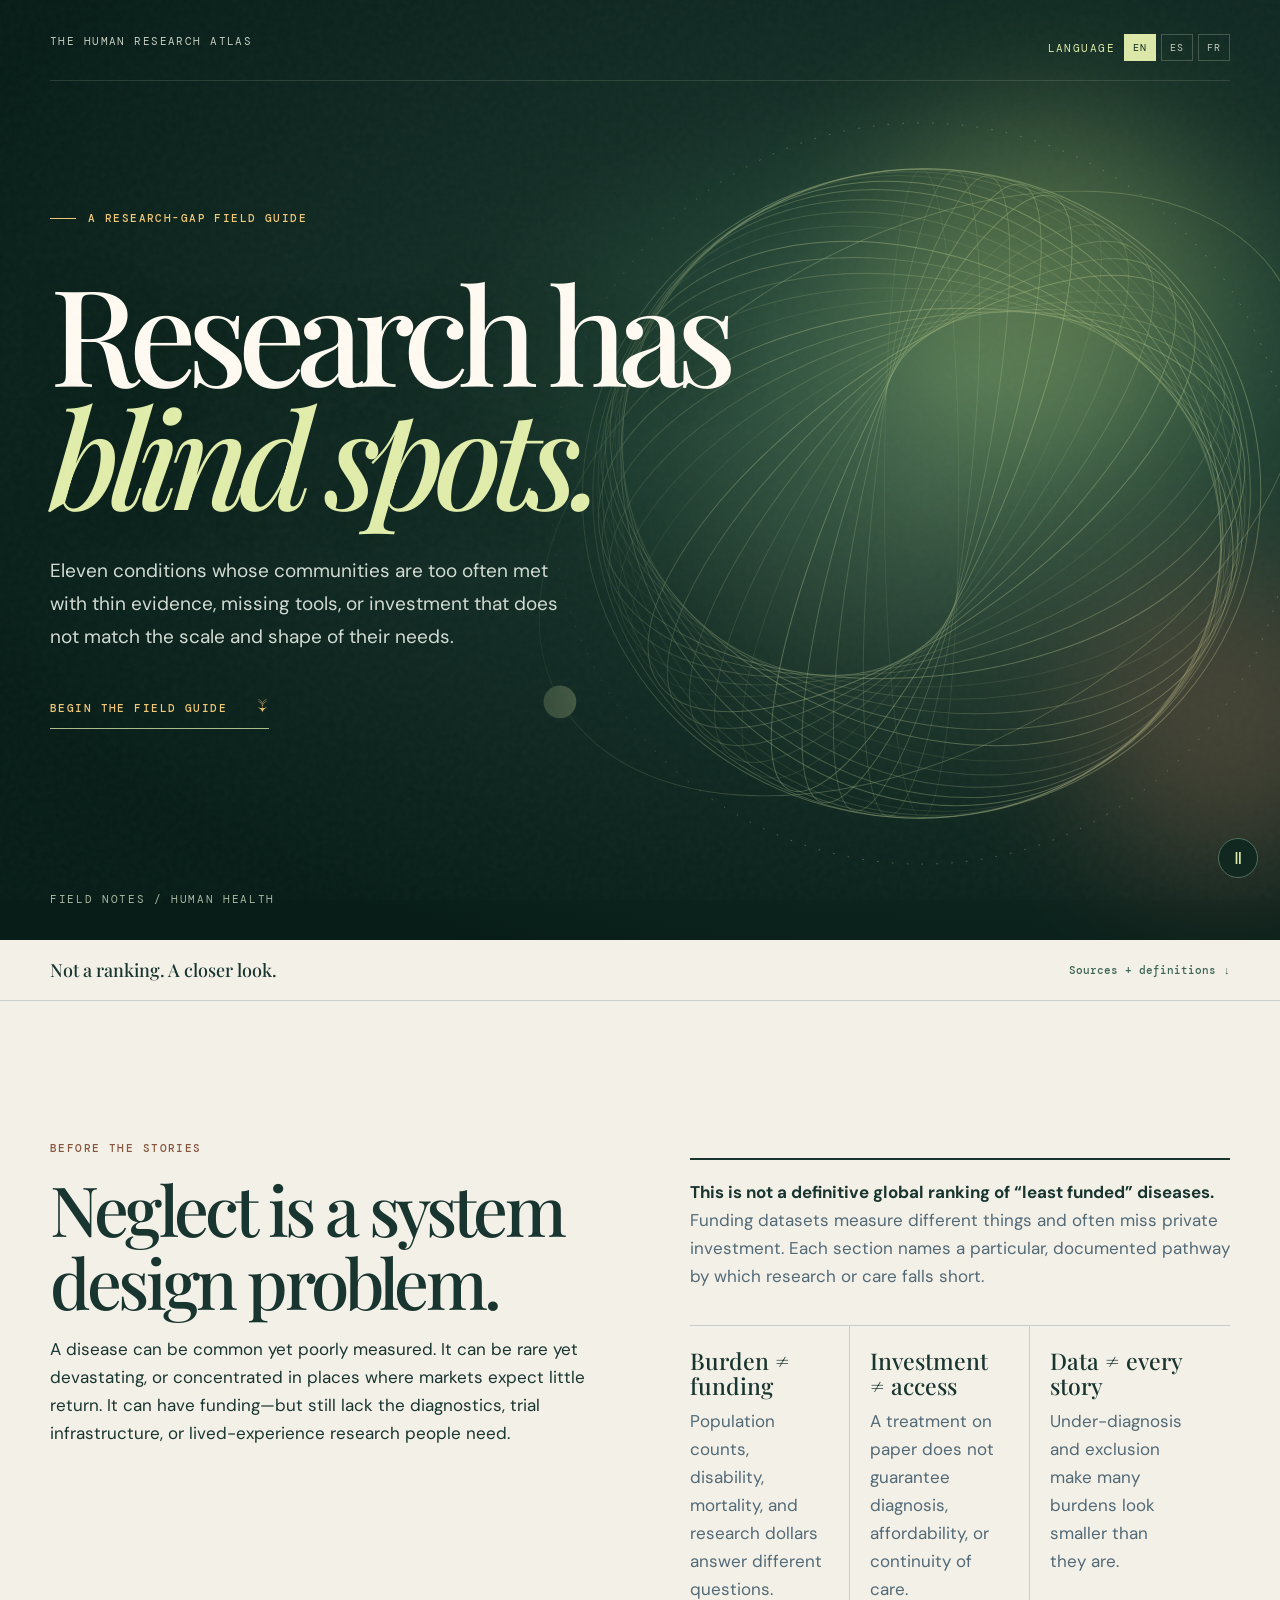
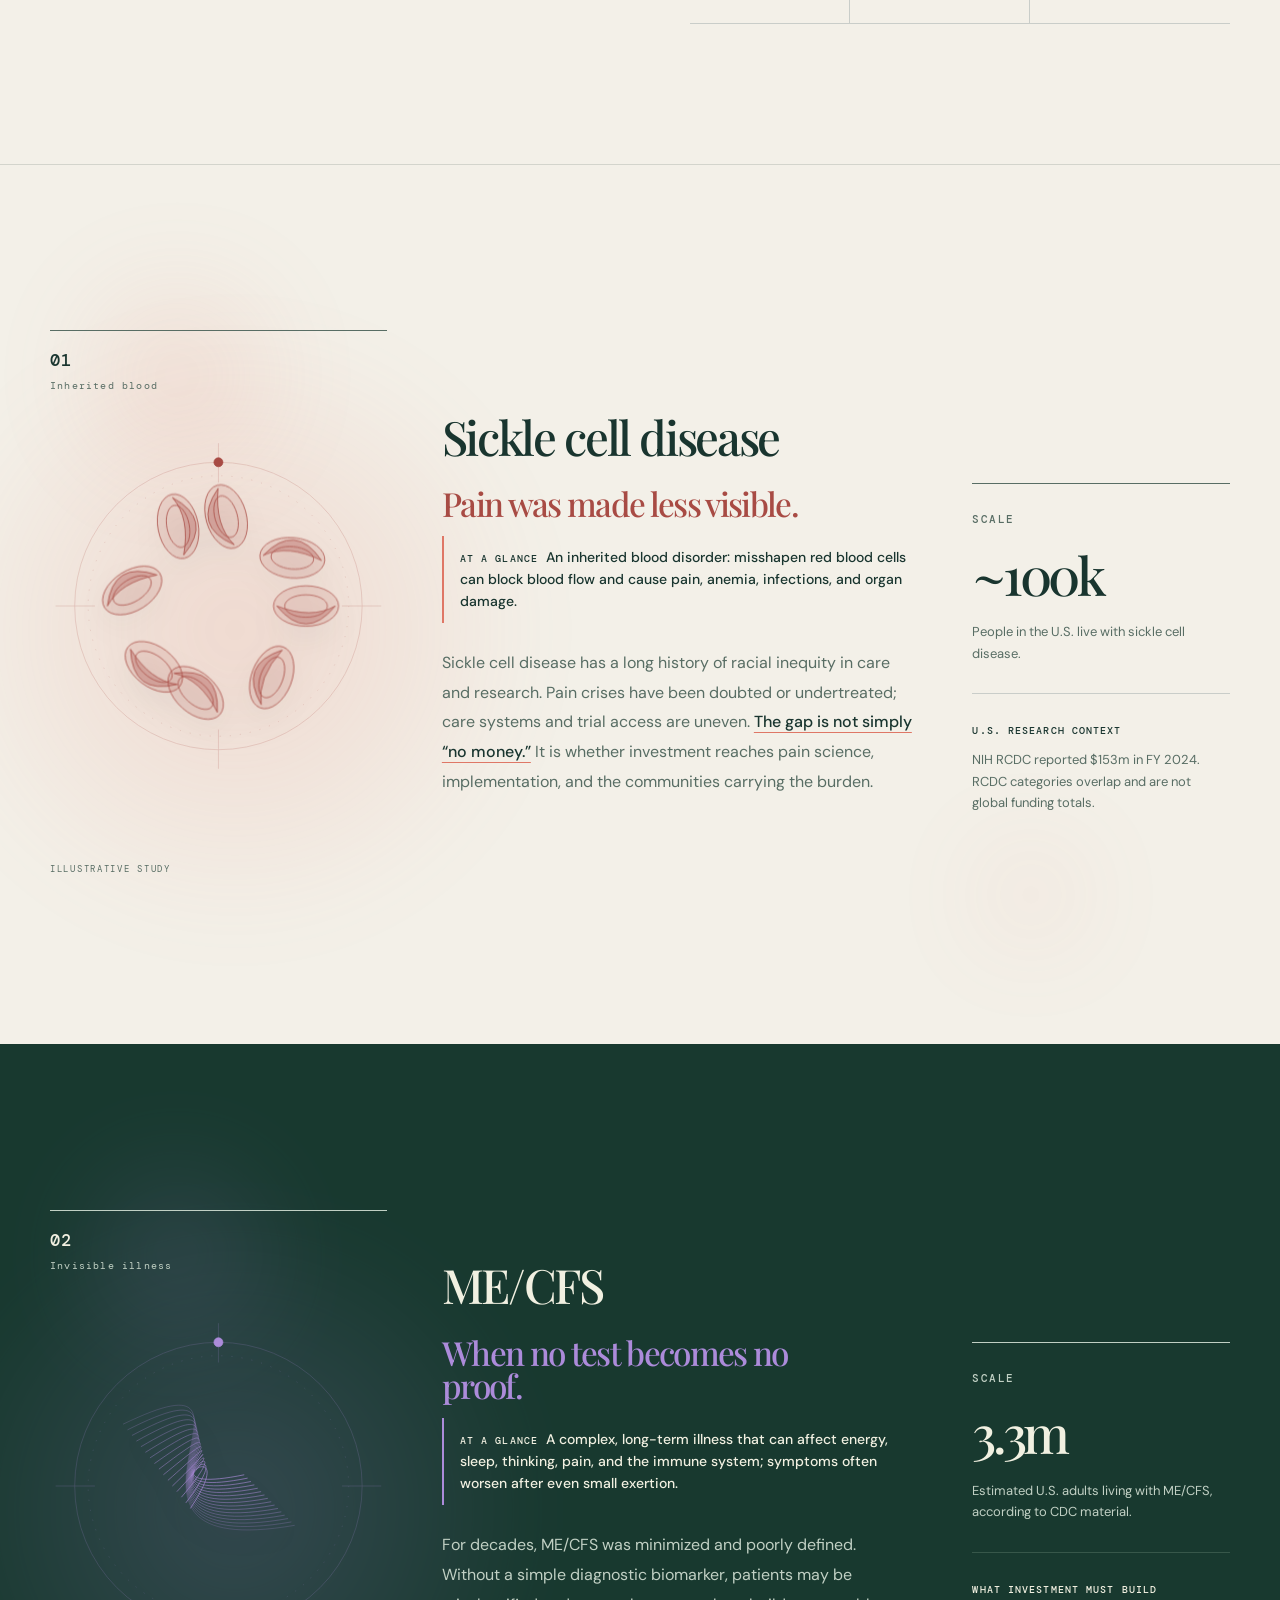
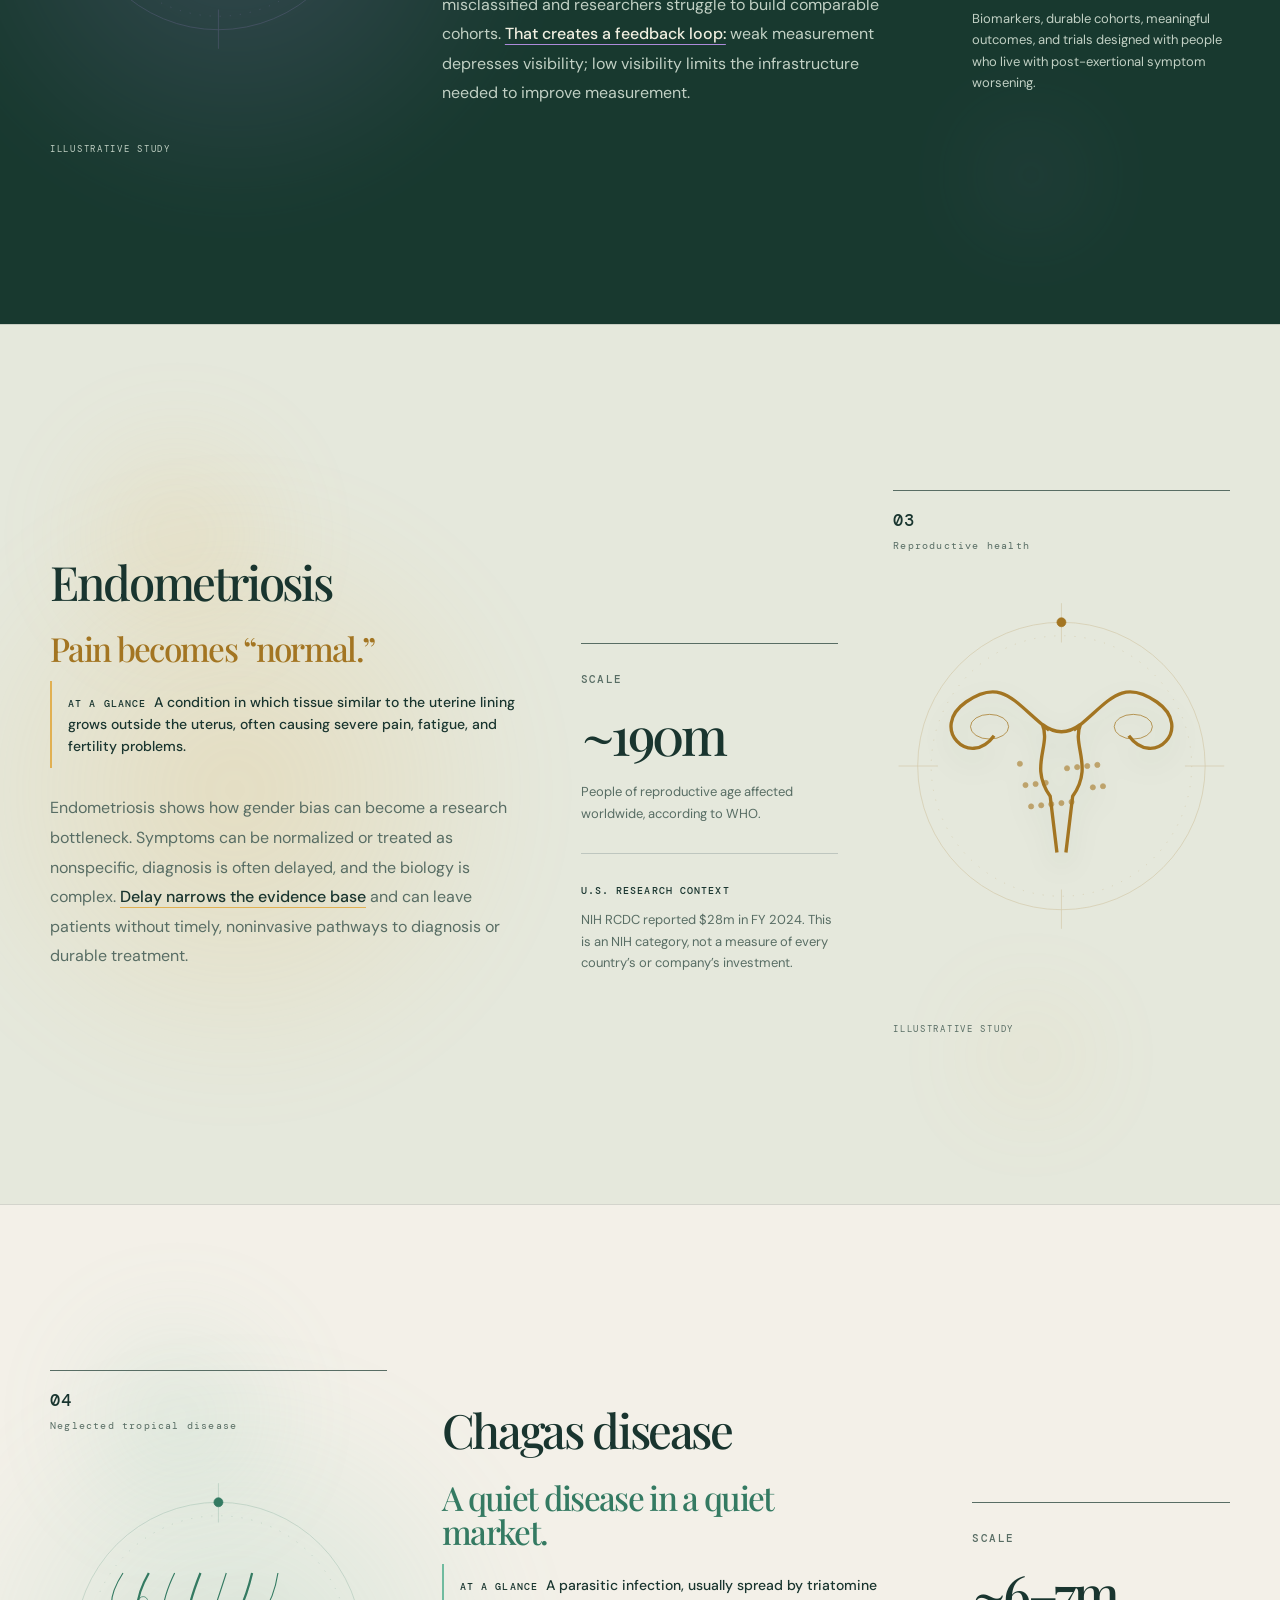
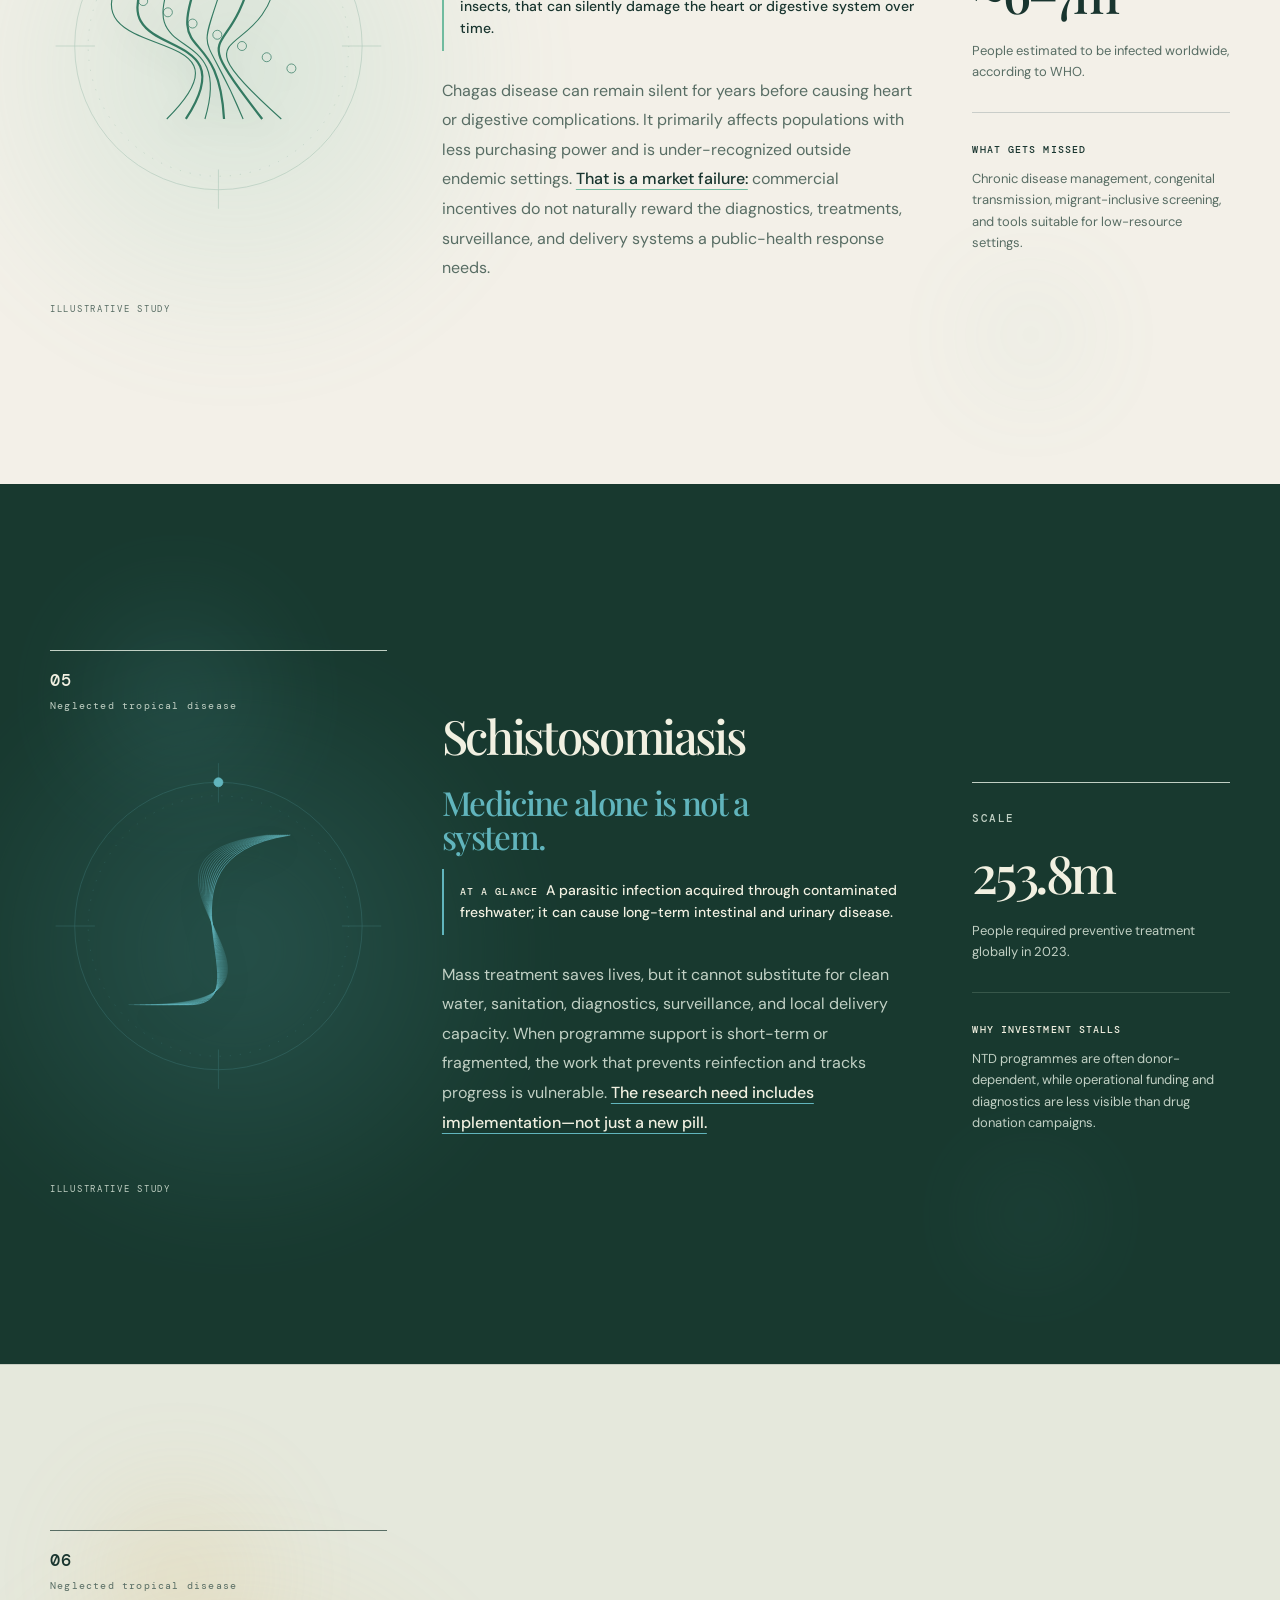
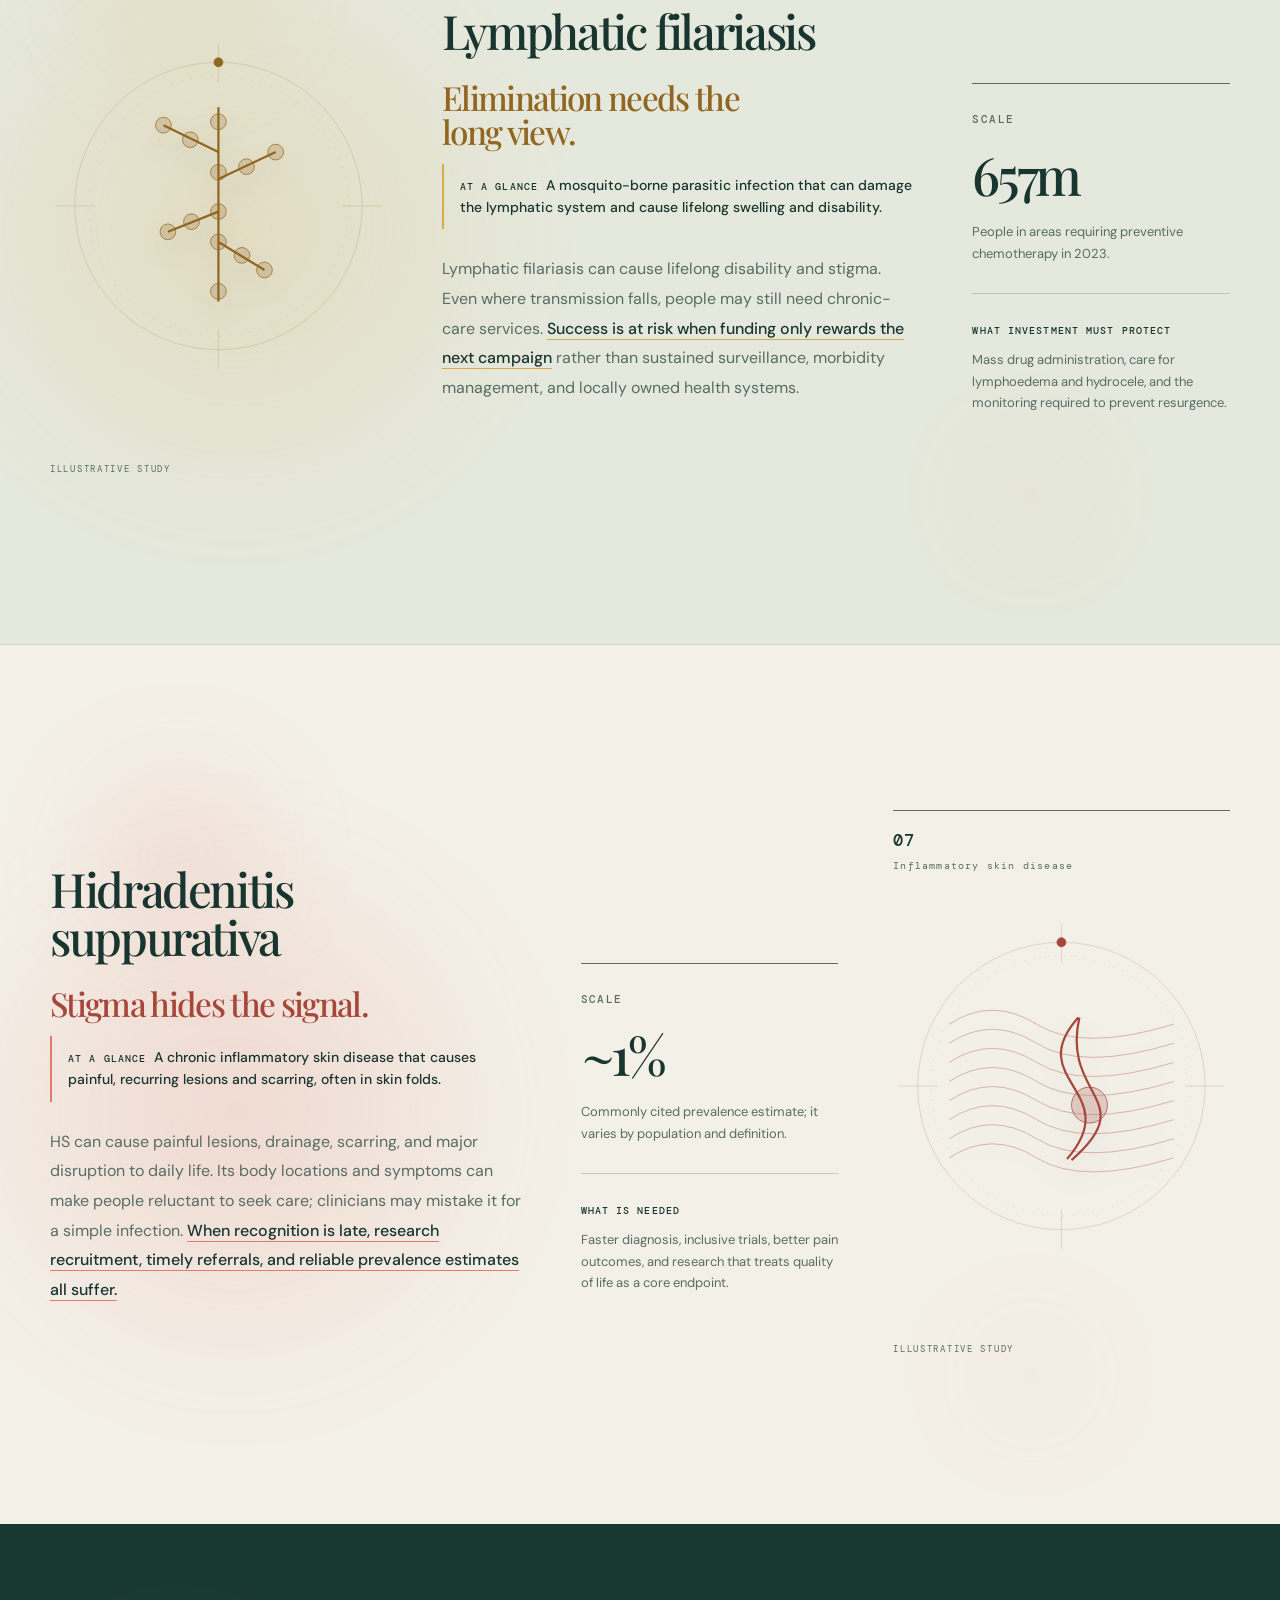
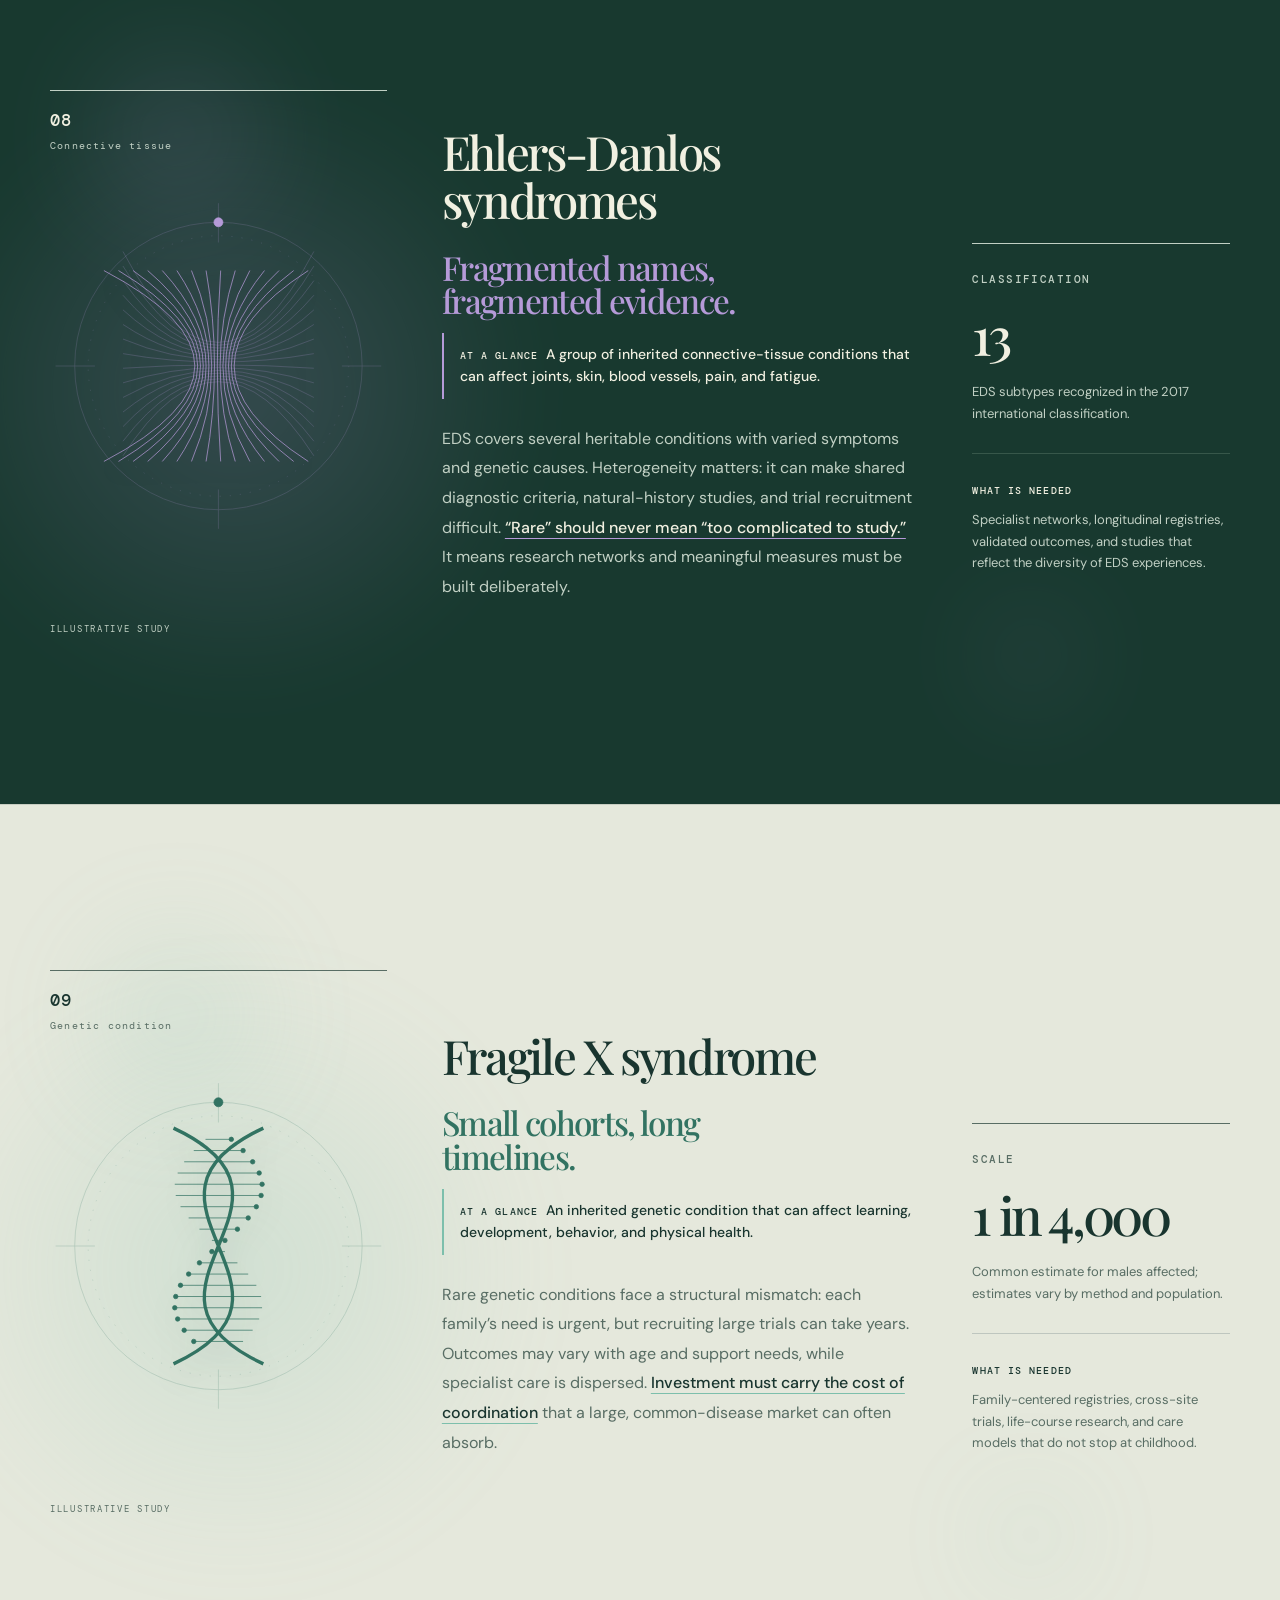
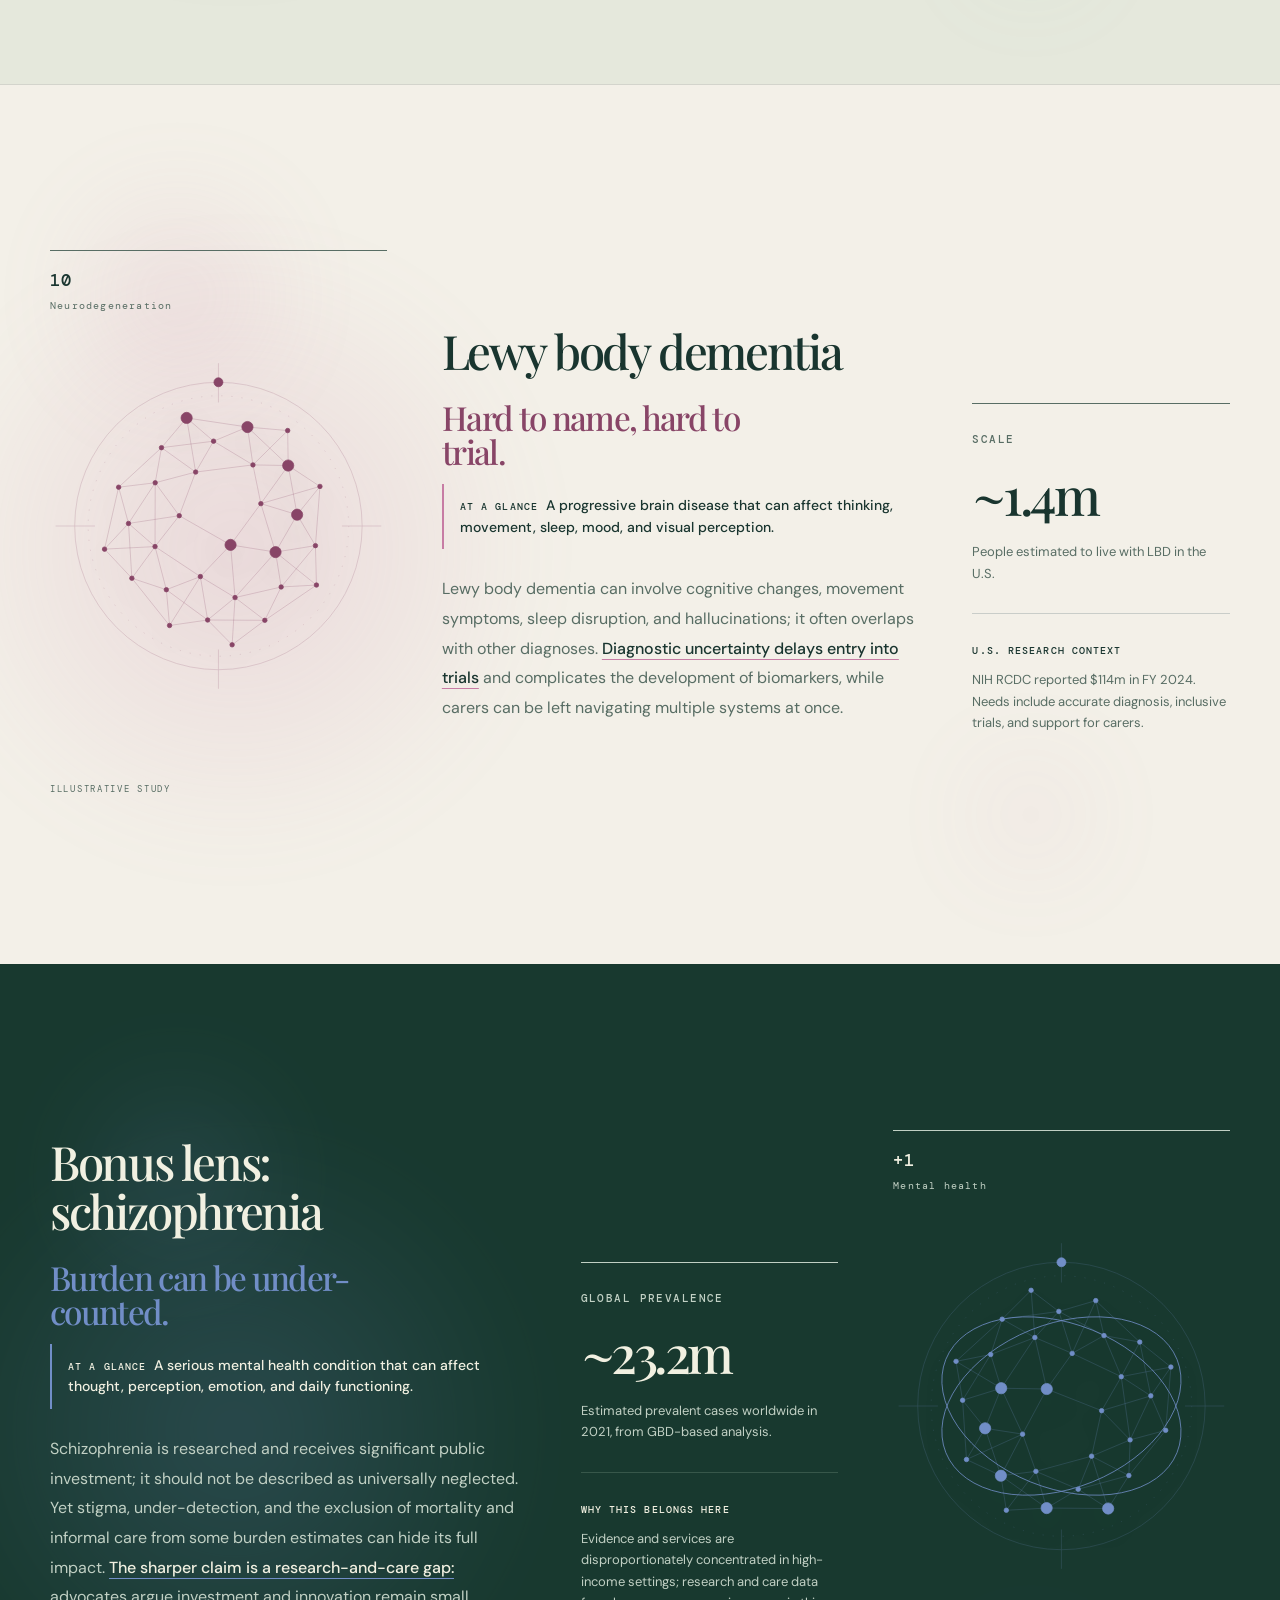
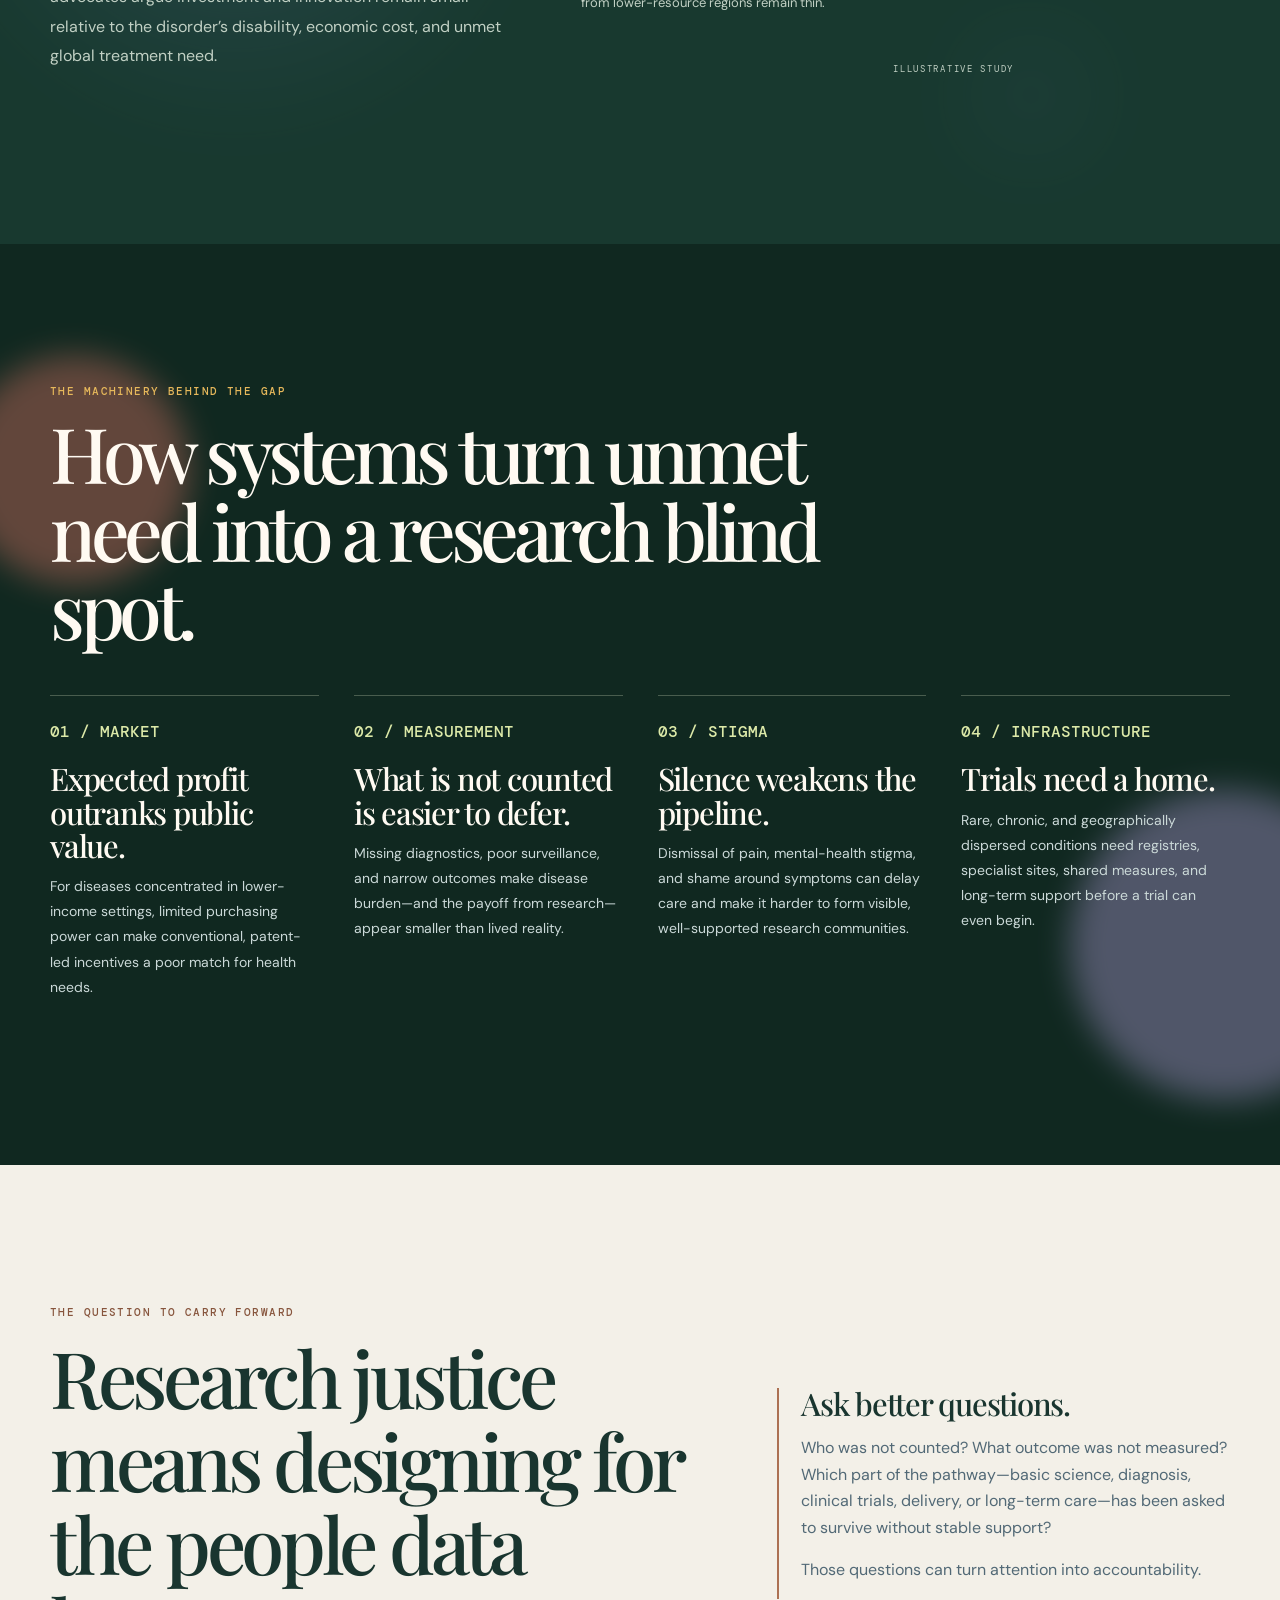
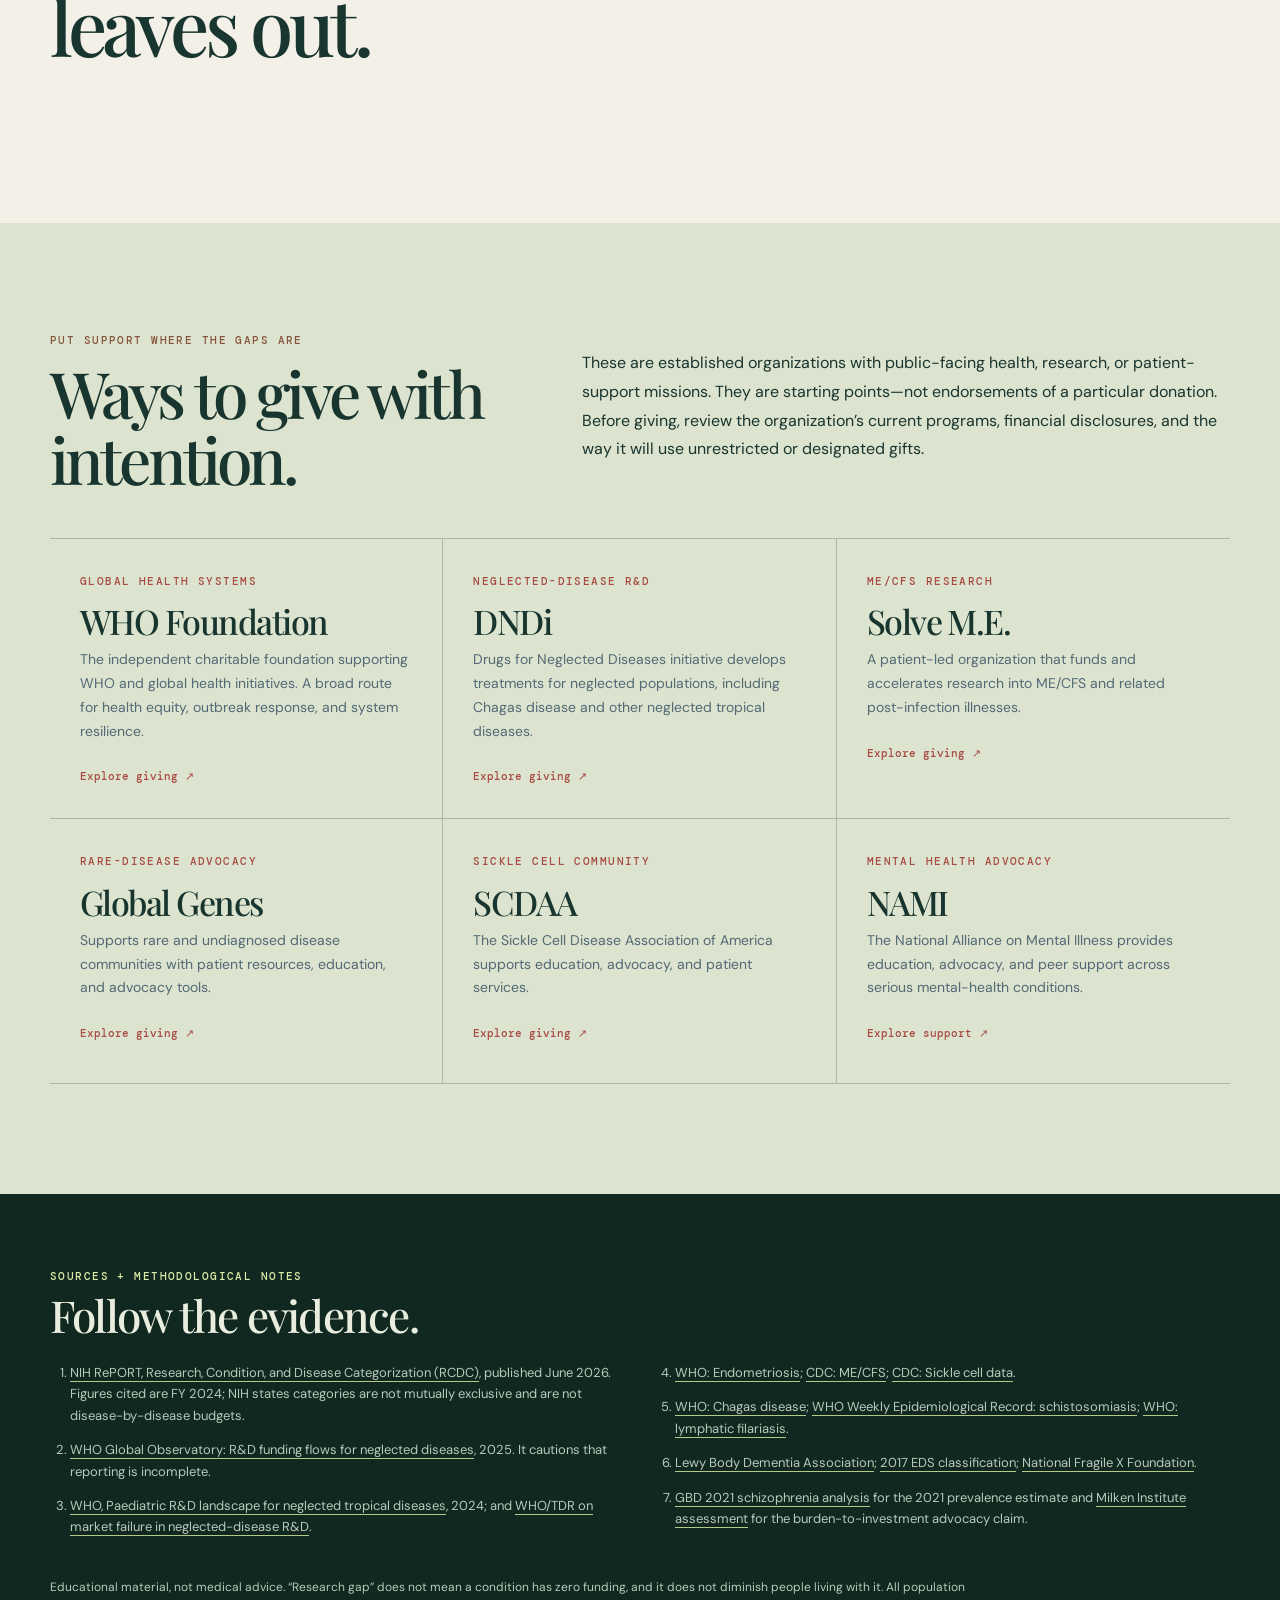
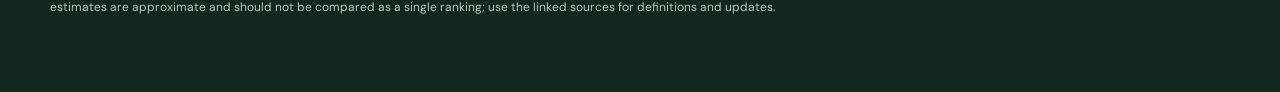
<file: index.html>
<!doctype html>
<html lang="en">
<head>
  <meta charset="utf-8">
  <meta name="viewport" content="width=device-width, initial-scale=1">
  <meta http-equiv="refresh" content="0; url=neglected-ten-research-gap.html">
  <title>Research Has Blind Spots</title>
  <script>location.replace('neglected-ten-research-gap.html');</script>
</head>
<body>
  <p><a href="neglected-ten-research-gap.html">Open Research Has Blind Spots</a></p>
</body>
</html>
</file>
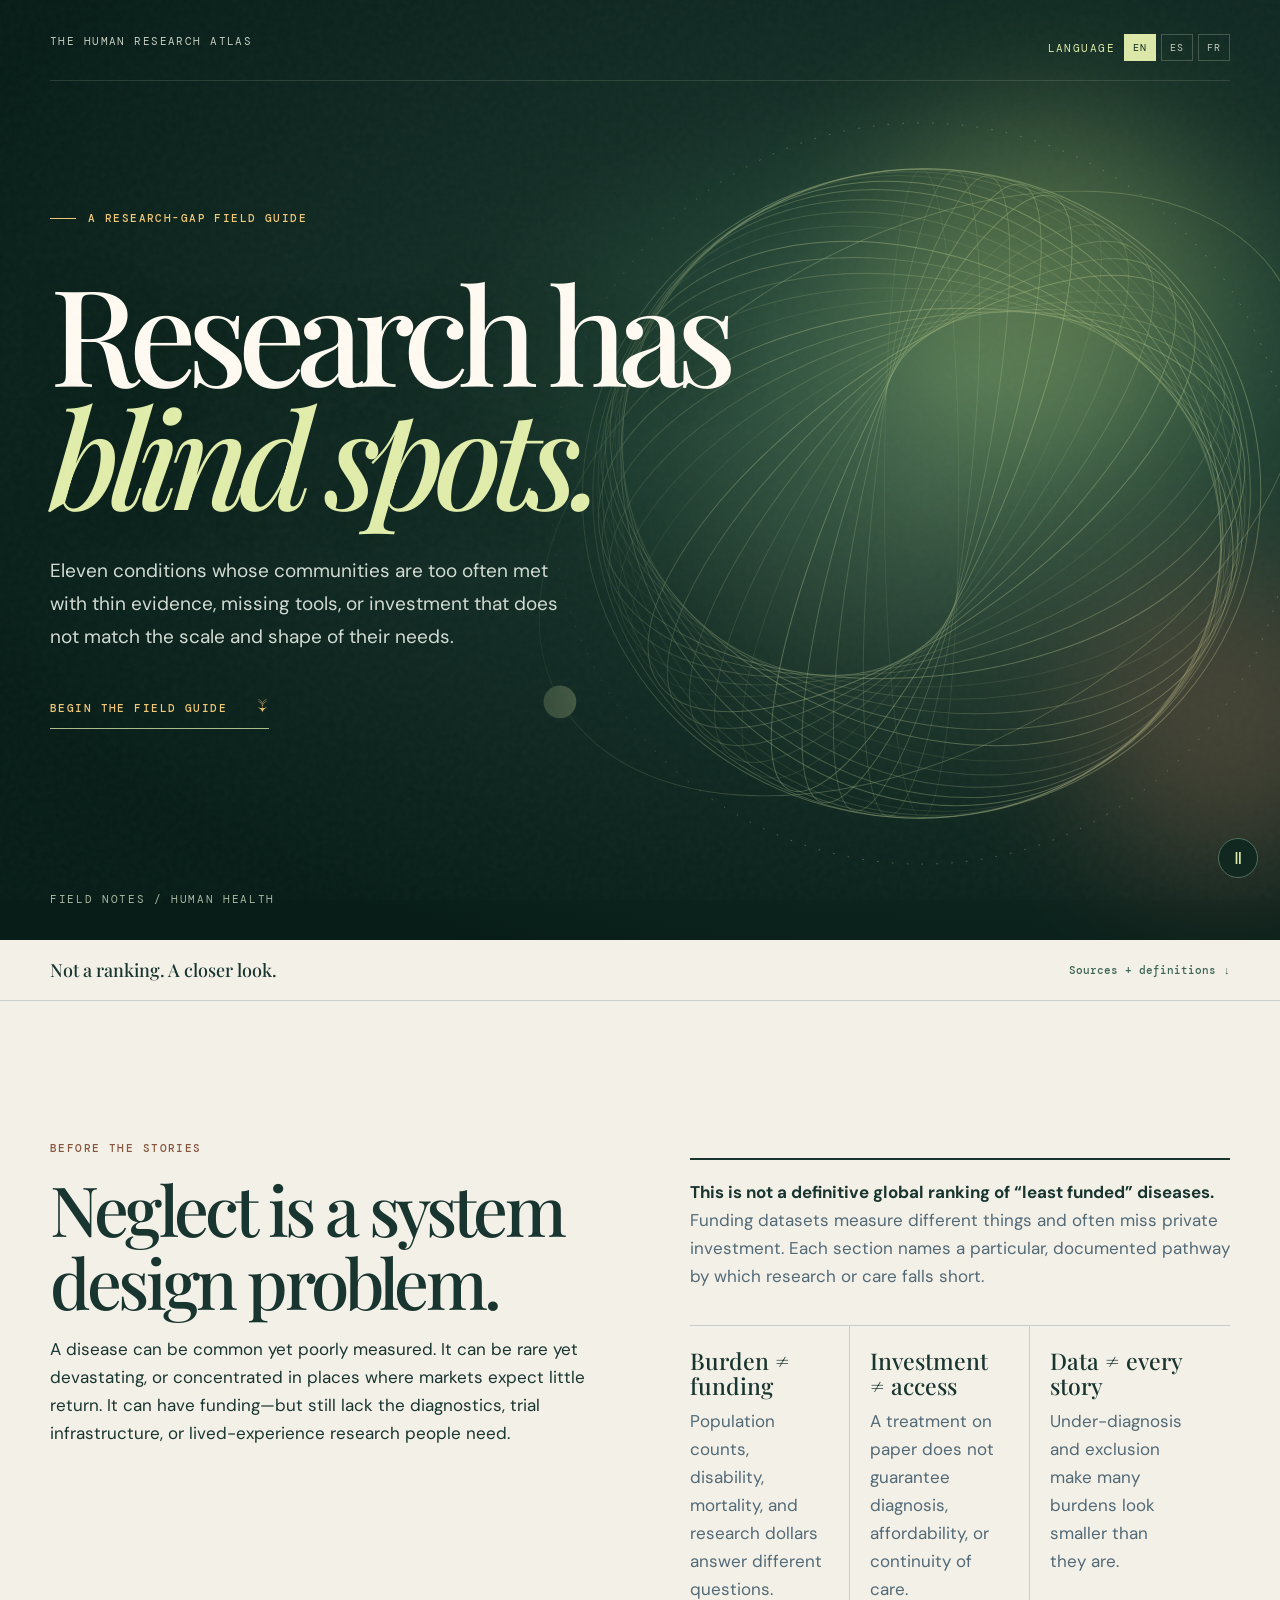
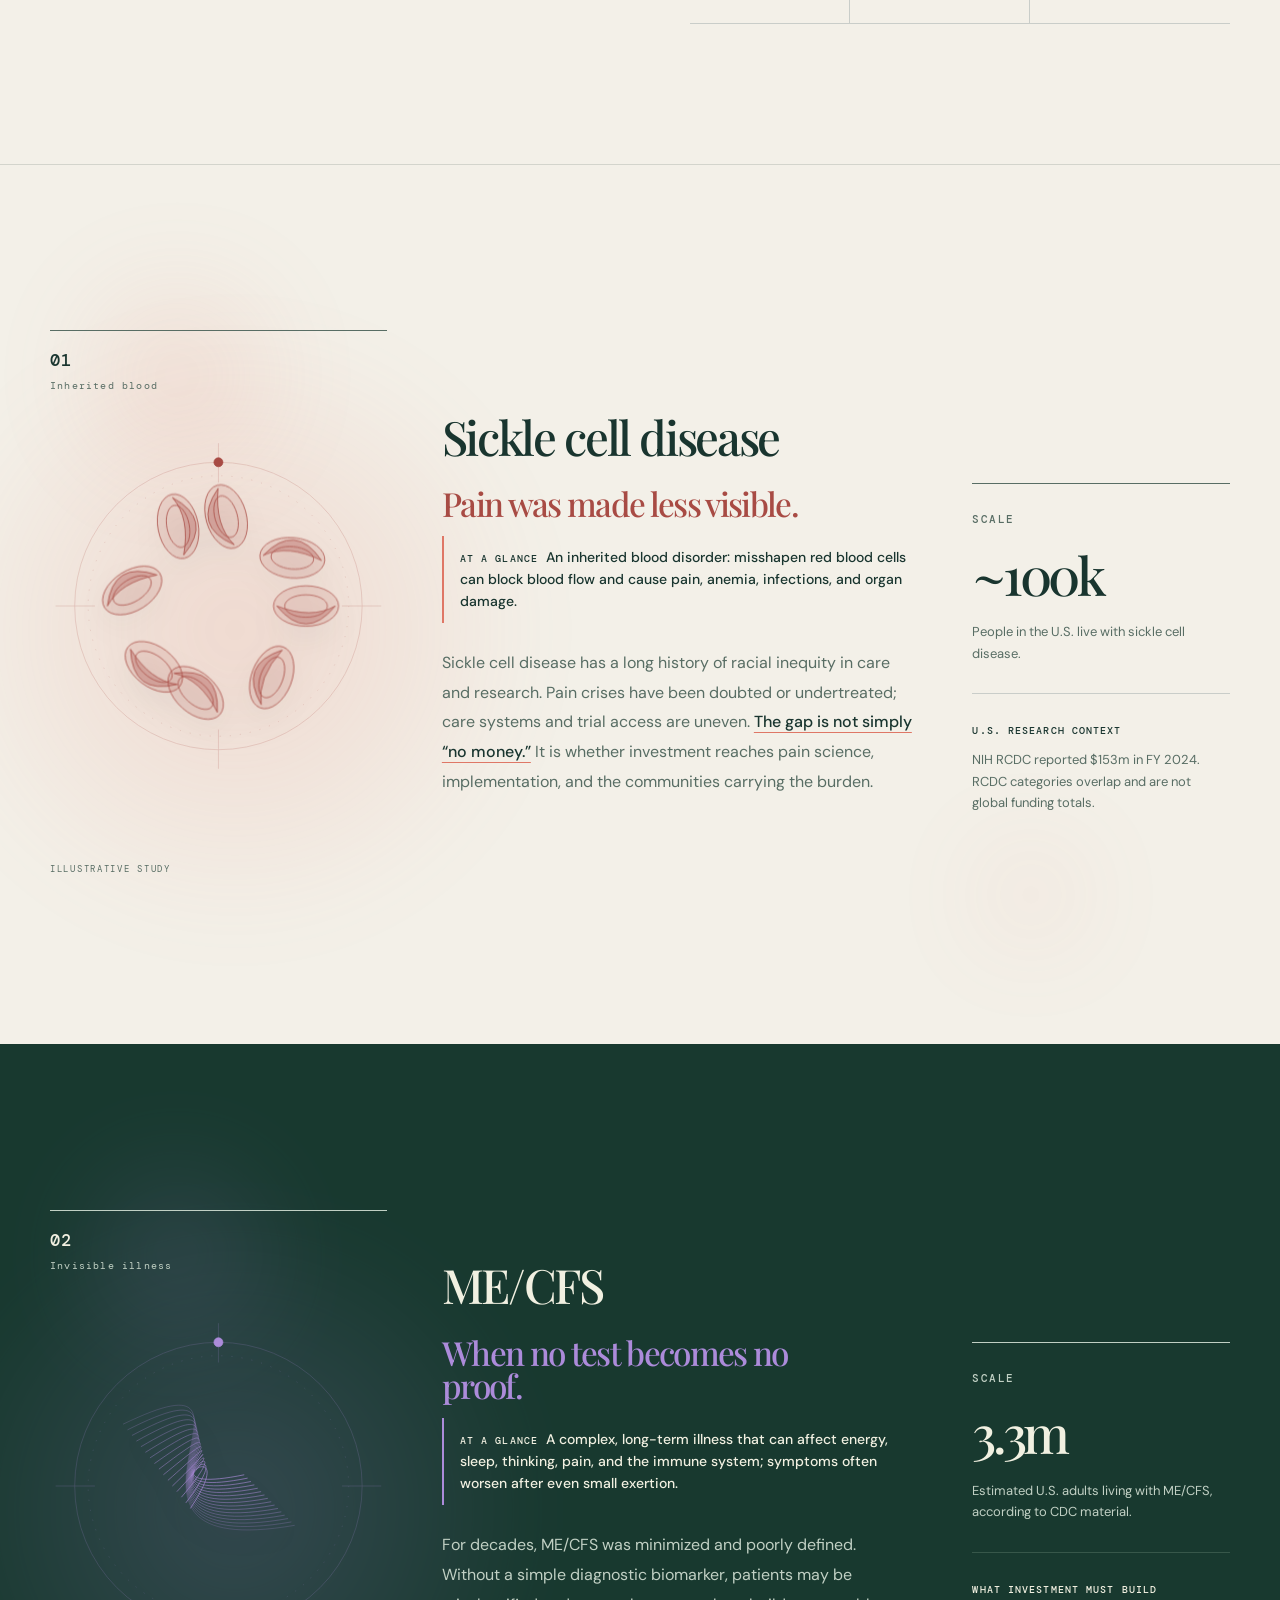
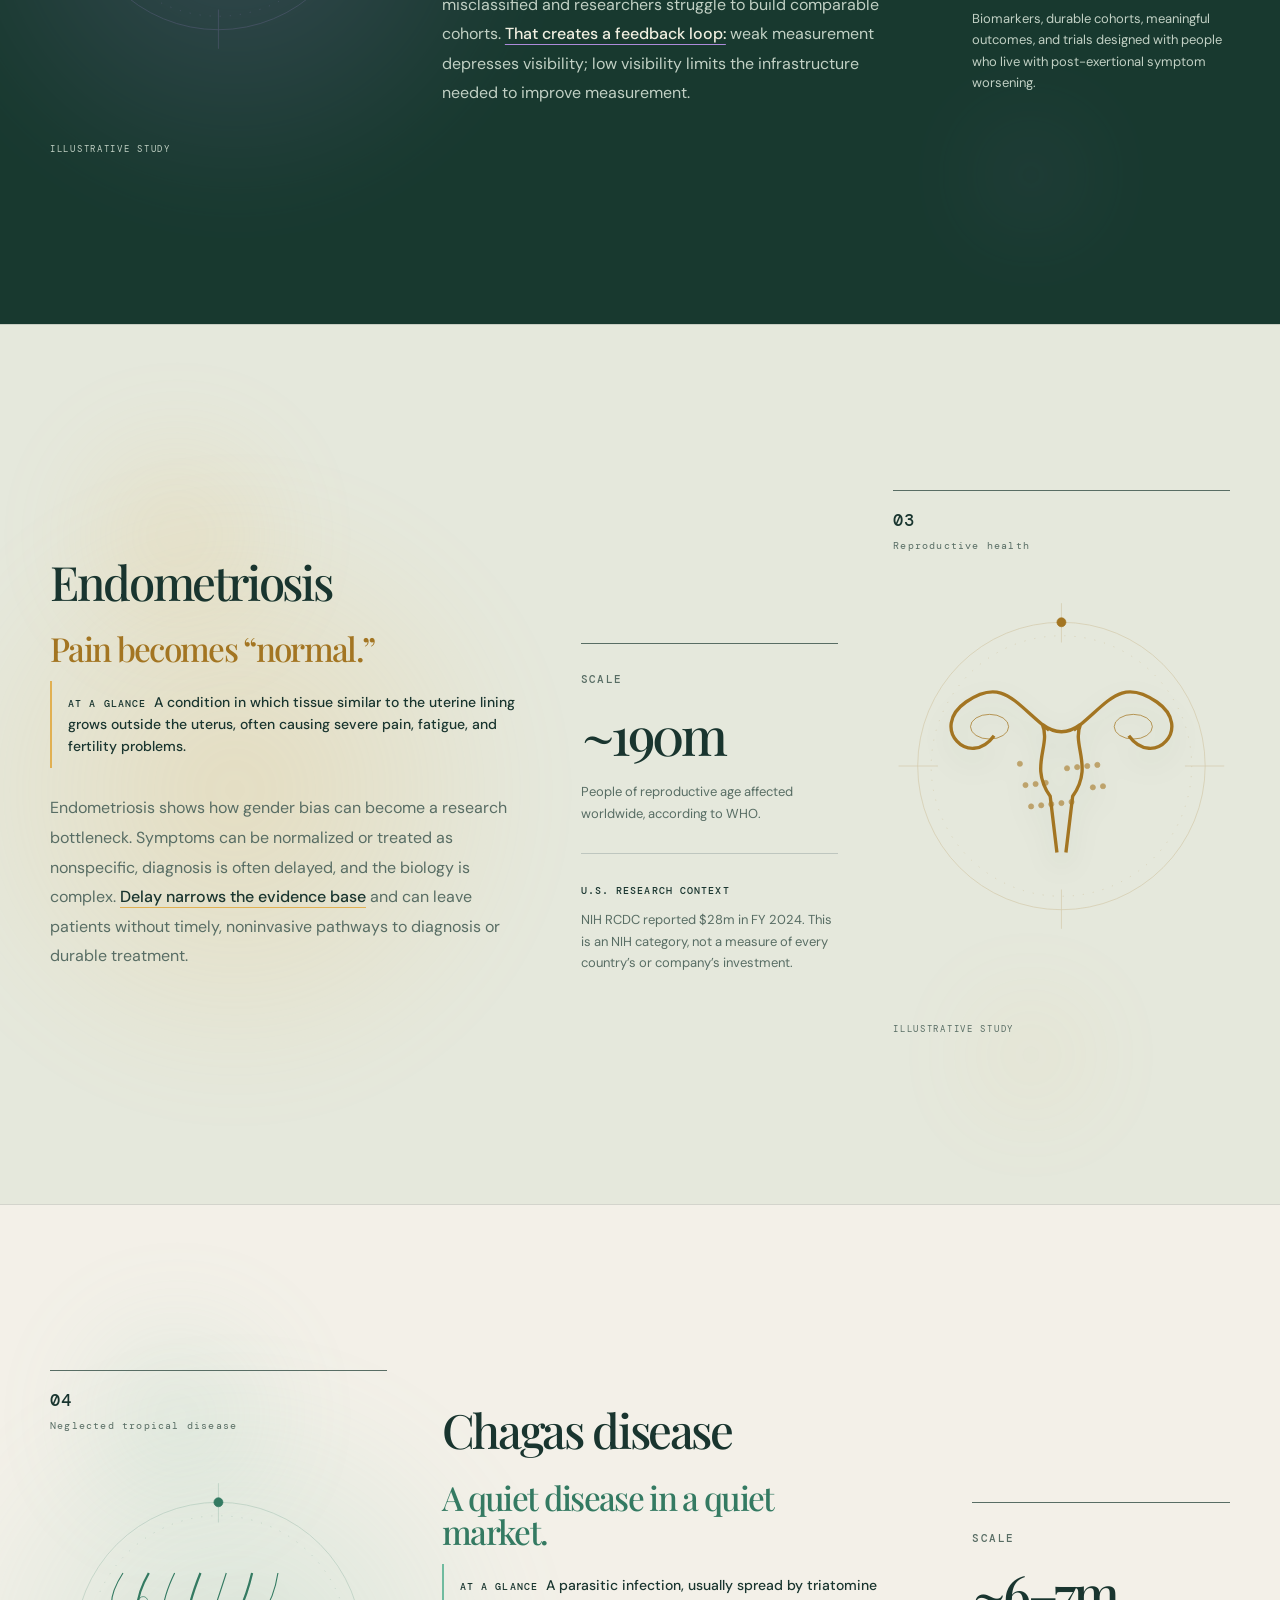
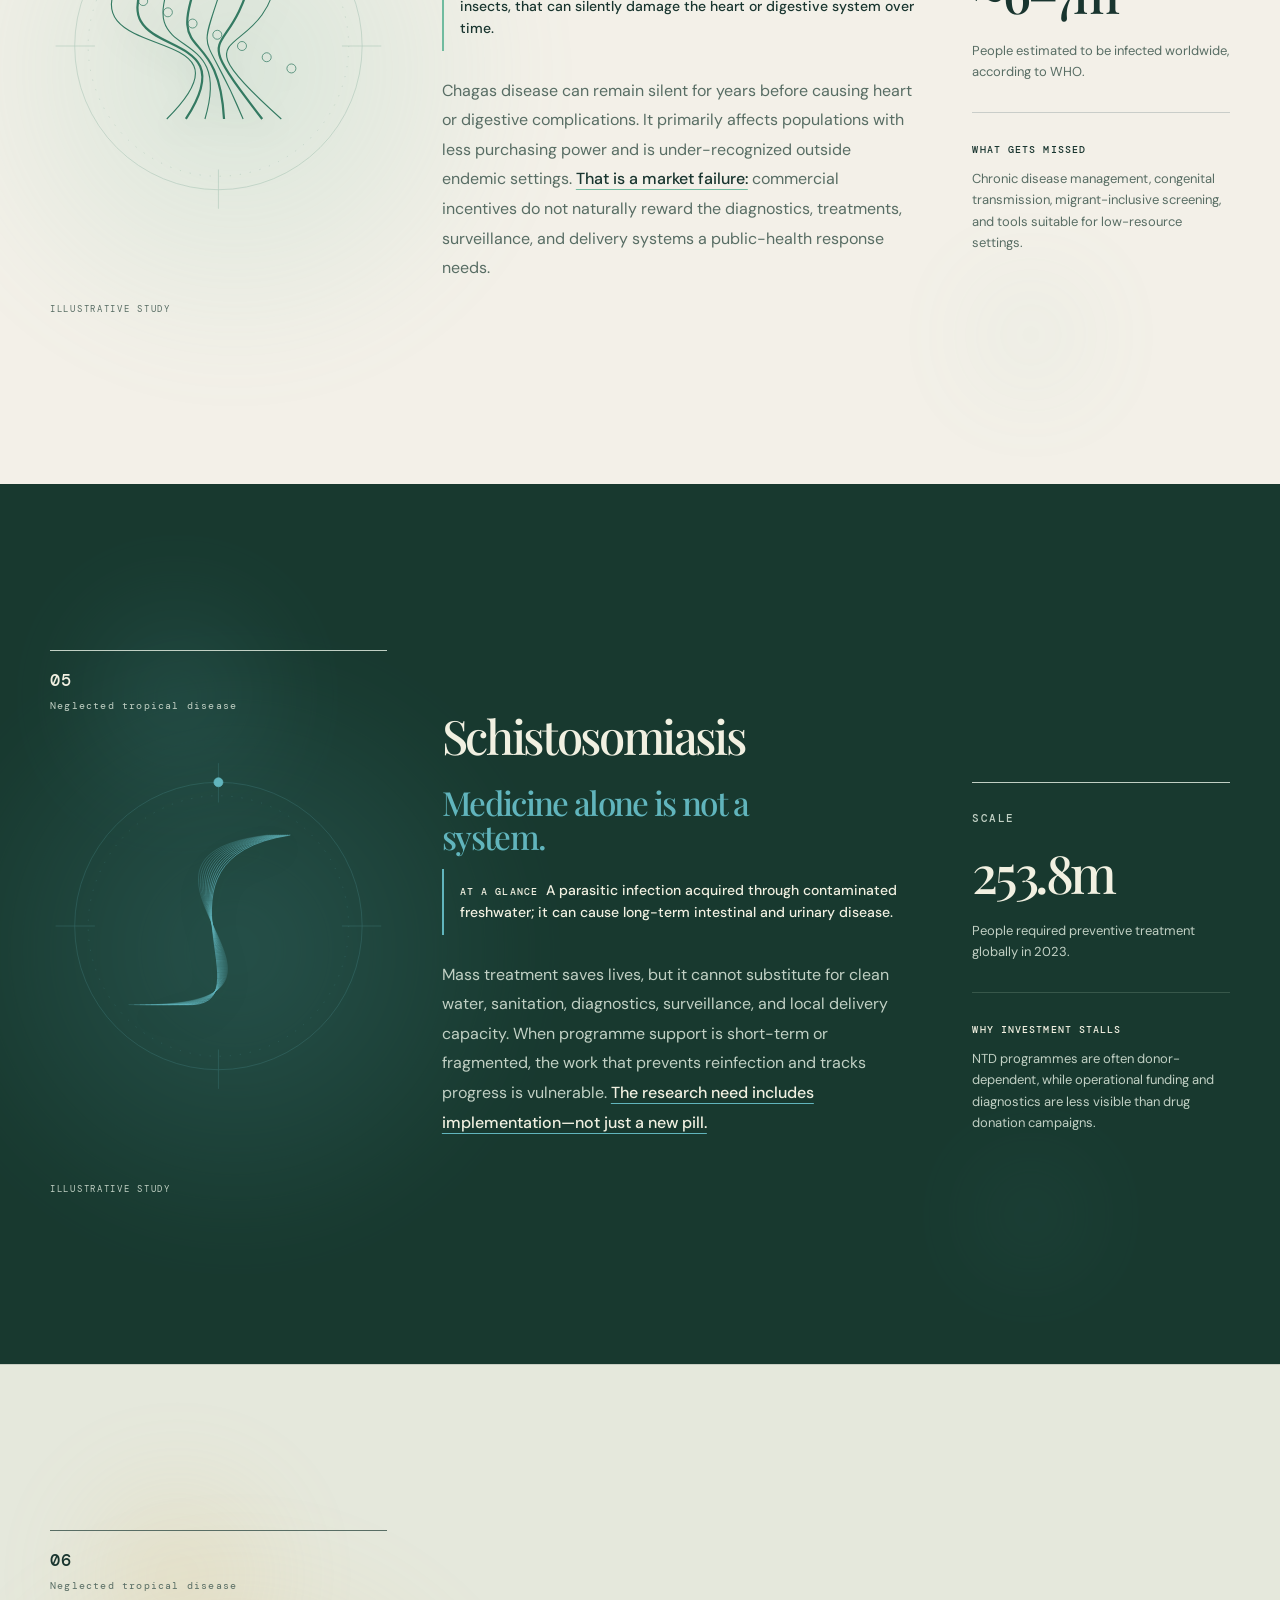
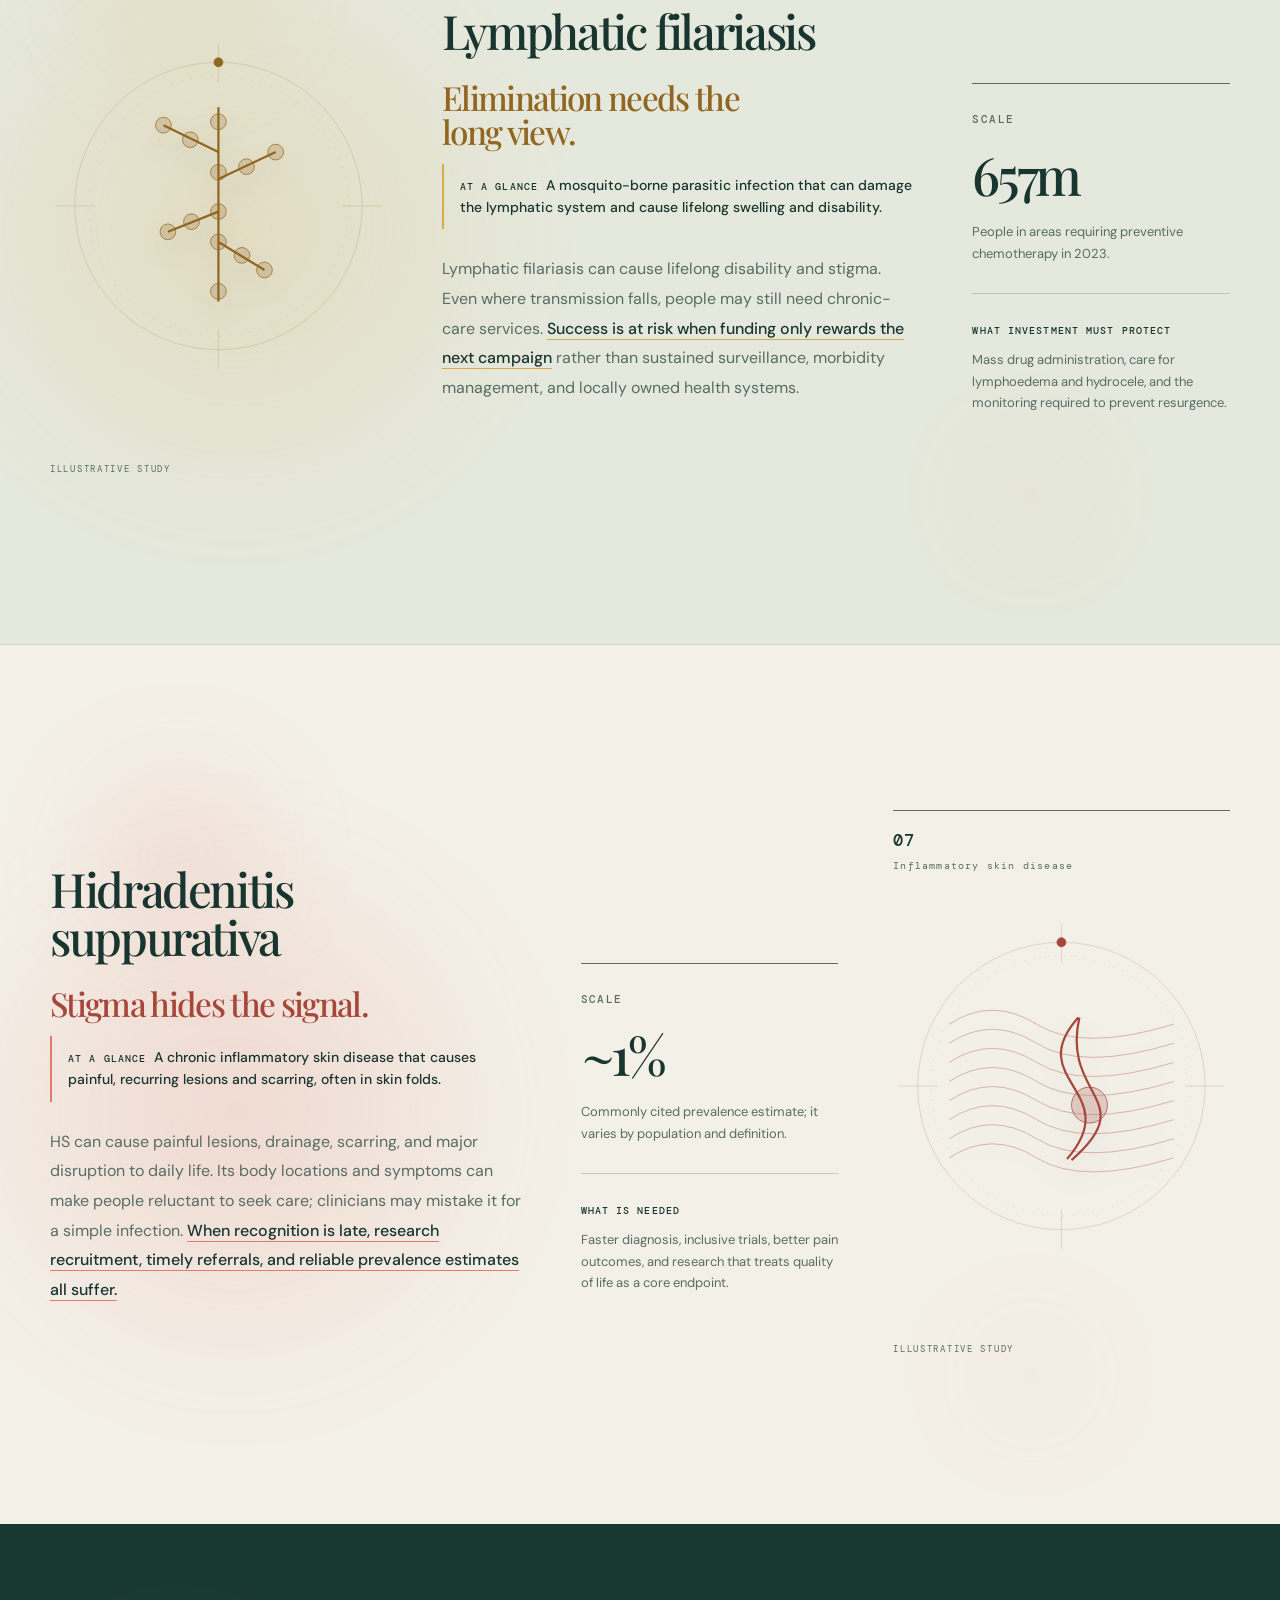
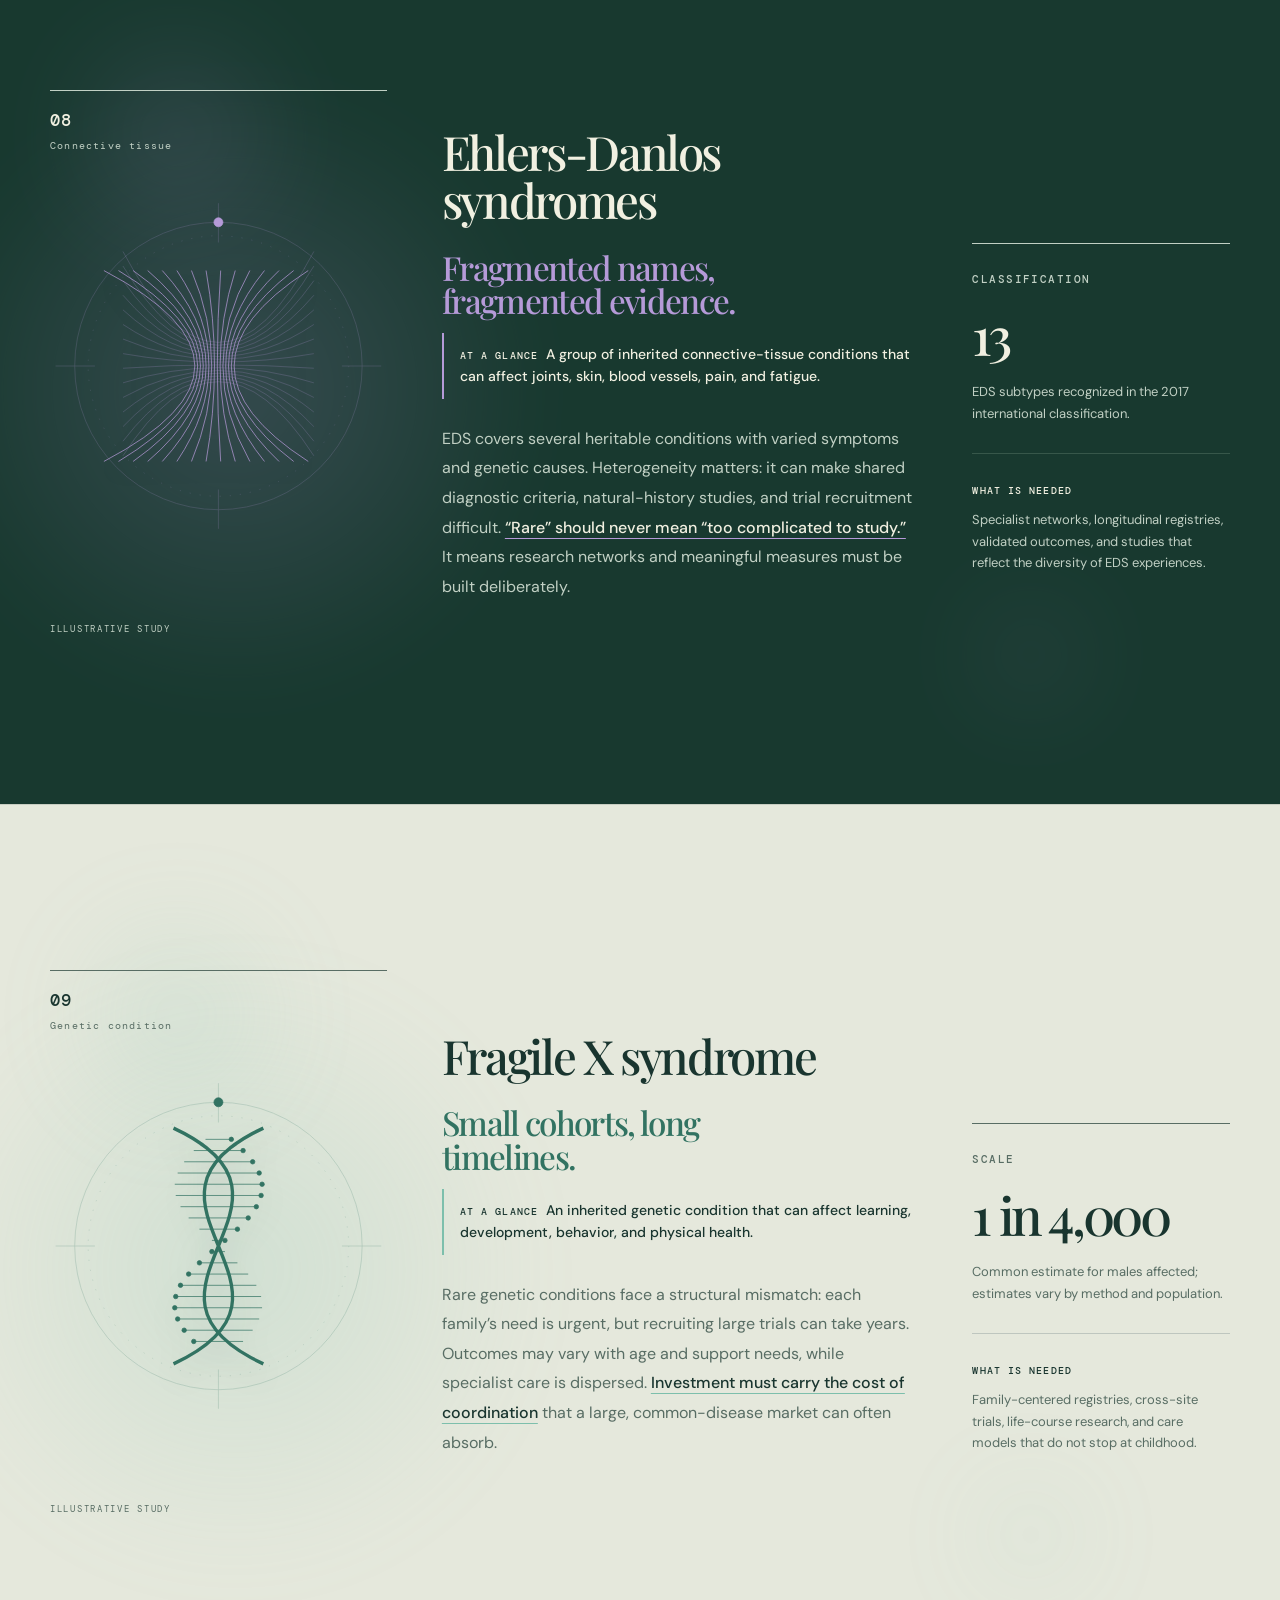
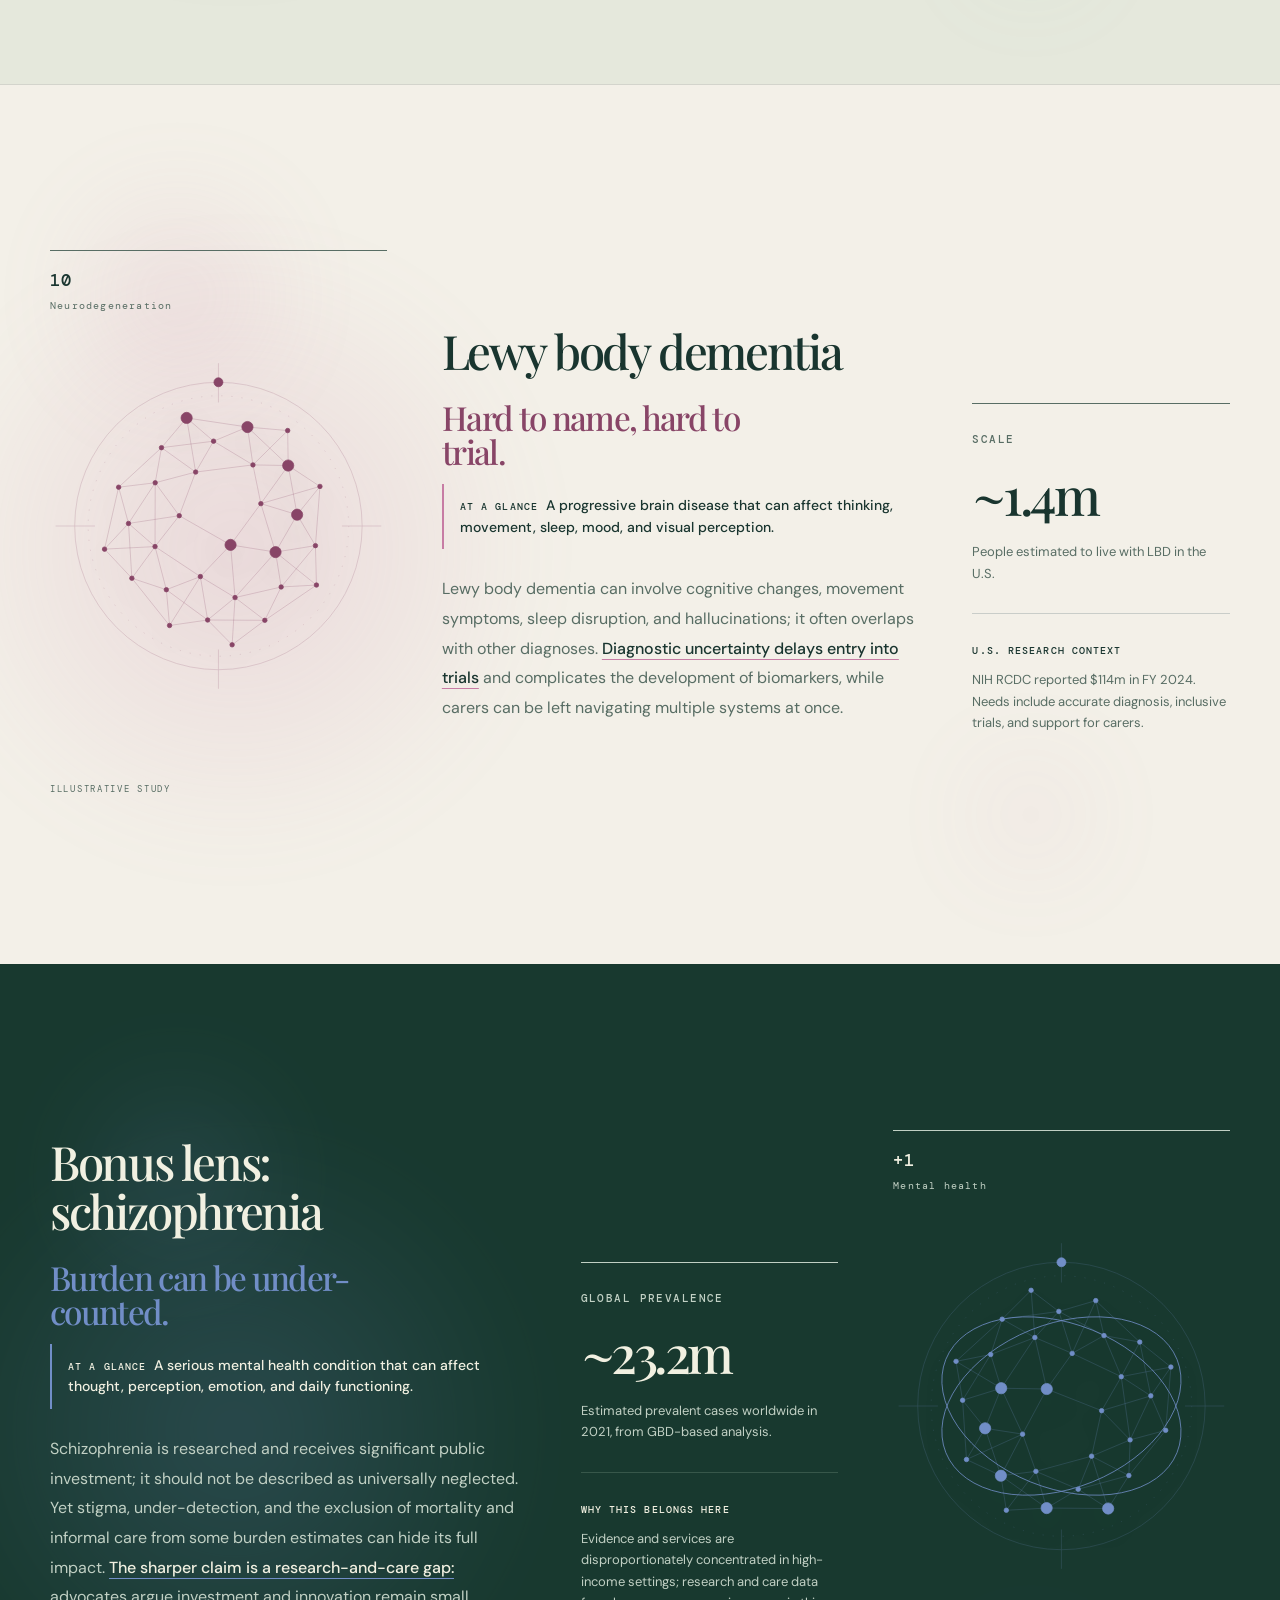
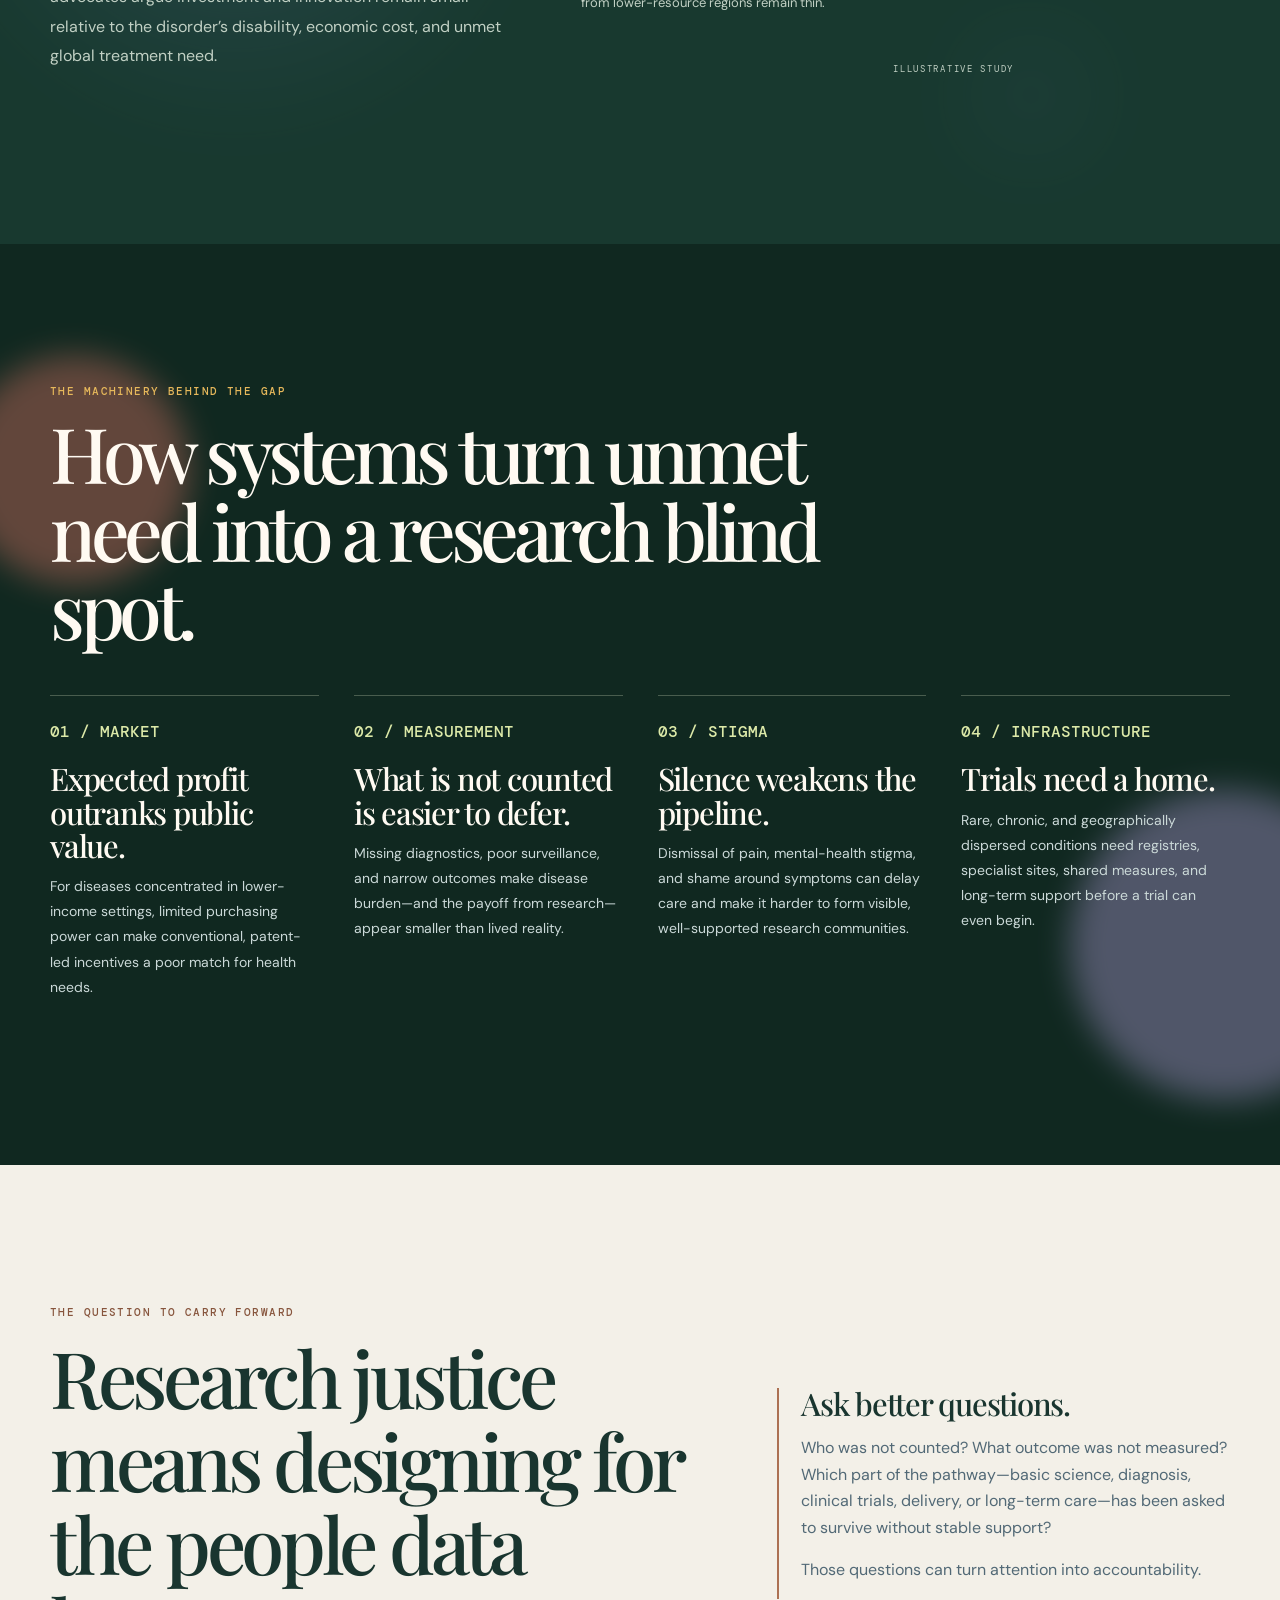
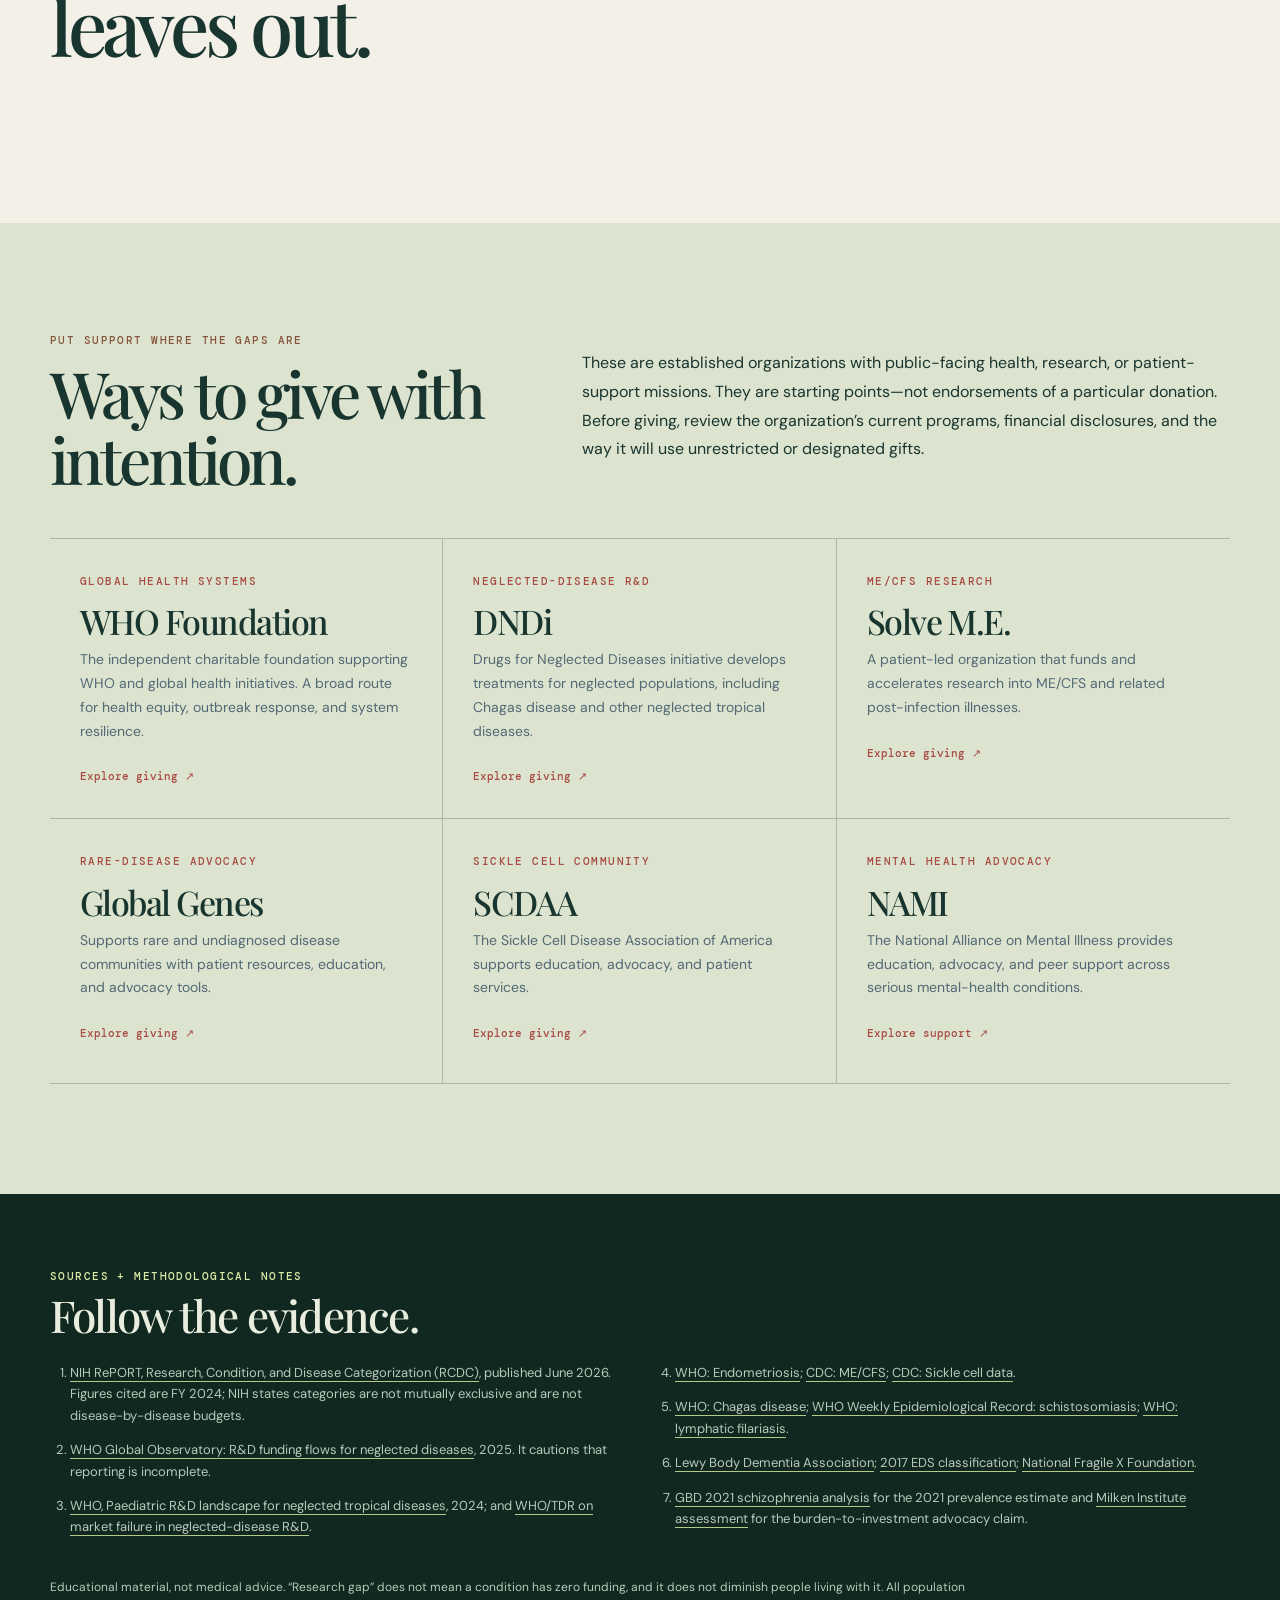
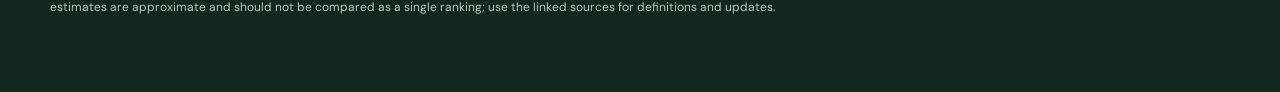
<file: neglected-ten-research-gap.html>
<!doctype html>
<html lang="en">
<head>
<meta charset="utf-8"><meta name="viewport" content="width=device-width,initial-scale=1">
<title>Research has blind spots — 11 conditions that deserve a closer look</title>
<style>
@import url('https://fonts.googleapis.com/css2?family=DM+Mono:wght@400;500&family=DM+Sans:wght@400;500;700&family=Playfair+Display:ital,wght@0,500;0,700;1,500&display=swap');
:root{--night:#071825;--ink:#173346;--paper:#f3eee5;--white:#fffaf2;--coral:#e87868;--sun:#e6b85b;--mint:#87cdbb;--lilac:#b9a2e0;--line:rgba(16,45,61,.18);--mono:'DM Mono',monospace;--sans:'DM Sans',sans-serif;--serif:'Playfair Display',serif}*{box-sizing:border-box}html{scroll-behavior:smooth}body{margin:0;background:var(--paper);color:var(--ink);font:17px/1.65 var(--sans)}a{color:inherit;text-decoration-color:var(--coral);text-underline-offset:4px}.grain{position:fixed;inset:0;pointer-events:none;opacity:.065;z-index:10;background-image:url("data:image/svg+xml,%3Csvg viewBox='0 0 180 180' xmlns='http://www.w3.org/2000/svg'%3E%3Cfilter id='n'%3E%3CfeTurbulence type='fractalNoise' baseFrequency='.8' numOctaves='4' stitchTiles='stitch'/%3E%3C/filter%3E%3Crect width='100%25' height='100%25' filter='url(%23n)' opacity='.9'/%3E%3C/svg%3E")}.wrap{width:min(1160px,calc(100% - 42px));margin:auto}.mono{font:500 11px/1.4 var(--mono);letter-spacing:.13em;text-transform:uppercase}.hero{min-height:100svh;display:grid;place-items:center;overflow:hidden;position:relative;background:radial-gradient(circle at 50% 36%,#245069 0,#0c283b 38%,var(--night) 76%);color:var(--white)}.halo,.orb{position:absolute;border-radius:50%;filter:blur(2px);pointer-events:none}.halo{width:min(72vw,800px);aspect-ratio:1;top:12%;left:50%;transform:translateX(-50%);border:1px solid rgba(230,184,91,.38);box-shadow:0 0 0 55px rgba(135,205,187,.025),0 0 0 130px rgba(230,184,91,.025)}.orb{filter:blur(16px);opacity:.65;animation:drift 11s ease-in-out infinite alternate}.orb.a{width:230px;height:230px;background:var(--coral);top:12%;left:-40px}.orb.b{width:310px;height:310px;background:var(--lilac);right:-100px;bottom:7%;animation-delay:-5s}.orb.c{width:130px;height:130px;background:var(--mint);bottom:21%;left:19%;animation-delay:-8s}.hero-content{position:relative;text-align:center;padding:75px 0 44px}.hero .mono{color:#f1c875}.overline{display:flex;justify-content:center;align-items:center;gap:12px}.overline:before,.overline:after{content:'';height:1px;width:45px;background:#f1c875}.hero h1{font:500 clamp(62px,12vw,152px)/.76 var(--serif);letter-spacing:-.075em;margin:28px 0 27px}.hero h1 i{color:#a9ddd3;font-weight:500}.hero p{max-width:680px;margin:auto;color:#dce8e5;font-size:clamp(17px,2vw,21px)}.scroll{margin-top:46px;color:#f1c875}.scroll:after{content:'↓';display:block;font:28px/1 var(--serif);margin-top:8px;animation:bob 1.8s ease-in-out infinite}.nav{background:var(--paper);border-bottom:1px solid var(--line);padding:13px 0;position:sticky;top:0;z-index:8;backdrop-filter:blur(12px)}.nav .wrap{display:flex;justify-content:space-between;align-items:center;gap:16px}.nav strong{font:500 16px var(--serif)}.nav a{font:500 11px var(--mono);text-decoration:none;color:#9e4f47}.opening{padding:115px 0 88px;display:grid;grid-template-columns:1fr 1fr;gap:95px}.eyebrow{color:#b85649}.opening h2,.closing h2{font:500 clamp(42px,6.1vw,78px)/.93 var(--serif);letter-spacing:-.055em;margin:16px 0}.opening p{font-size:19px}.note{border-top:2px solid var(--ink);padding-top:18px;color:#526976}.note b{color:var(--ink)}.principles{display:grid;grid-template-columns:repeat(3,1fr);border-top:1px solid var(--line);border-bottom:1px solid var(--line);margin-top:35px}.principle{padding:22px 24px 20px 0;margin-right:20px;border-right:1px solid var(--line)}.principle:last-child{border:0}.principle strong{display:block;font:500 26px/1 var(--serif);margin-bottom:8px}.principle p{font-size:14px;margin:0;color:#526976}.chapter{position:relative;overflow:hidden;border-top:1px solid var(--line);min-height:720px;display:grid;align-items:center;background:var(--surface,#fffaf2)}.chapter:nth-of-type(even){background:#e8f0eb}.chapter:before{content:'';position:absolute;width:500px;height:500px;border-radius:50%;background:var(--accent);opacity:.13;filter:blur(1px);left:calc(50% - 250px);top:calc(50% - 250px)}.chapter:after{content:'';position:absolute;width:300px;height:300px;border-radius:42% 58% 70% 30%/30% 43% 57% 70%;border:1px solid color-mix(in srgb,var(--accent),transparent 32%);opacity:.65;right:-100px;top:60px;animation:spin 20s linear infinite}.blobs{position:absolute;inset:0;overflow:hidden;pointer-events:none}.blob{position:absolute;border-radius:50%;background:var(--accent);filter:blur(18px);opacity:.28;animation:drift 9s ease-in-out infinite alternate}.blob.one{width:175px;height:175px;left:7%;top:14%}.blob.two{width:88px;height:88px;right:16%;bottom:12%;animation-delay:-4s}.chapter-inner{position:relative;z-index:1;display:grid;grid-template-columns:150px minmax(280px,1.1fr) minmax(250px,.8fr);gap:42px;align-items:center;padding:95px 0}.counter{font:500 clamp(68px,9vw,130px)/.75 var(--serif);color:var(--accent);letter-spacing:-.09em}.counter small{display:block;margin-top:17px;color:#71818a;font:500 10px/1.3 var(--mono);letter-spacing:.13em}.condition{font:500 clamp(44px,5.5vw,78px)/.86 var(--serif);letter-spacing:-.065em;margin:14px 0 20px}.subhead{color:#607780}.explain{font-size:18px;max-width:560px}.explain b{color:#9e4f47}.data-pearl{background:rgba(255,250,242,.62);border:1px solid rgba(23,51,70,.17);border-radius:24px;padding:29px;backdrop-filter:blur(14px);box-shadow:0 18px 45px rgba(16,45,61,.09)}.data-pearl .big{color:var(--accent-dark,#397c71);font:500 53px/.85 var(--serif);letter-spacing:-.07em;margin:9px 0}.data-pearl p{font-size:14px;margin:0;color:#526976}.focus{border-top:1px solid var(--line);margin-top:20px;padding-top:14px}.focus b{font:500 11px var(--mono);letter-spacing:.11em;text-transform:uppercase;color:#9e4f47}.focus span{display:block;font-size:15px;line-height:1.4;margin-top:7px}.reveal{opacity:0;transform:translateY(28px);transition:opacity .8s ease,transform .8s ease}.reveal.visible{opacity:1;transform:none}.why{background:var(--night);color:var(--white);padding:110px 0;position:relative;overflow:hidden}.why .orb{opacity:.38}.why h2{font:500 clamp(47px,7vw,88px)/.88 var(--serif);letter-spacing:-.07em;margin:13px 0 48px}.why .mono{color:#e6b85b}.mechanisms{display:grid;grid-template-columns:repeat(4,1fr);gap:1px;background:rgba(255,255,255,.18)}.mechanism{background:var(--night);padding:30px 22px;min-height:245px}.mechanism .n{color:#e6b85b;font:500 16px var(--mono)}.mechanism h3{font:500 27px/1 var(--serif);letter-spacing:-.04em;margin:20px 0 12px}.mechanism p{font-size:14px;line-height:1.55;margin:0;color:#cbd9d8}.closing{padding:110px 0 60px;display:grid;grid-template-columns:1fr .7fr;gap:80px}.action{border-left:2px solid var(--coral);padding-left:22px}.action h3{font:500 31px/1 var(--serif);letter-spacing:-.04em;margin:0 0 14px}.action p{font-size:16px;color:#526976}.sources{background:#e4dacb;padding:48px 0}.sources h2{font:500 33px/1 var(--serif);letter-spacing:-.04em;margin:8px 0 25px}.sources ol{columns:2;column-gap:50px;padding-left:20px;margin:0}.sources li{break-inside:avoid;margin:0 0 13px;font-size:13px;color:#405761}.fine{font-size:12px;color:#5e6d70;margin:31px 0 0;max-width:920px}@keyframes drift{to{transform:translate(43px,-34px) scale(1.14)}}@keyframes spin{to{transform:rotate(360deg)}}@keyframes bob{50%{transform:translateY(7px)}}@media(max-width:800px){.opening,.closing{grid-template-columns:1fr;gap:32px;padding:75px 0}.principles,.mechanisms{grid-template-columns:1fr}.principle{border-right:0;border-bottom:1px solid var(--line);margin:0;padding:20px 0}.chapter{min-height:unset}.chapter-inner{grid-template-columns:1fr;gap:20px;padding:75px 0}.counter{font-size:77px}.condition{font-size:55px}.data-pearl{max-width:540px}.sources ol{columns:1}.hero h1{font-size:72px}.why{padding:76px 0}}@media(prefers-reduced-motion:reduce){*,*:before,*:after{animation-duration:.01ms!important;scroll-behavior:auto!important;transition-duration:.01ms!important}}
/* Refinement pass: each chapter has an oversized disease label and a quiet subject-specific drawing. */
.chapter .eyebrow{font:500 clamp(31px,3.35vw,54px)/.92 var(--serif);letter-spacing:-.055em;text-transform:none;color:var(--accent-dark)}
.chapter-art{position:absolute;z-index:0;right:4.5%;bottom:5%;width:190px;height:190px;color:var(--accent-dark);opacity:.18;animation:float-art 8s ease-in-out infinite alternate;pointer-events:none}.chapter-art svg{width:100%;height:100%;fill:none;stroke:currentColor;stroke-width:1.25}.chapter-art .fill{fill:currentColor;stroke:none}
.give{background:#dcece5;padding:90px 0}.give-head{display:grid;grid-template-columns:.8fr 1.2fr;gap:56px;margin-bottom:35px}.give h2{font:500 clamp(44px,5vw,70px)/.9 var(--serif);letter-spacing:-.06em;margin:12px 0}.give p{font-size:17px}.give-grid{display:grid;grid-template-columns:repeat(3,1fr);gap:14px}.give-card{display:block;text-decoration:none;border:1px solid rgba(23,51,70,.18);background:rgba(255,250,242,.7);padding:24px;min-height:190px;transition:transform .3s ease,box-shadow .3s ease}.give-card:hover{transform:translateY(-5px);box-shadow:0 13px 25px rgba(23,51,70,.12)}.give-card .mono{color:#a84b44}.give-card h3{font:500 28px/1 var(--serif);letter-spacing:-.045em;margin:15px 0 10px}.give-card p{font-size:14px;line-height:1.45;margin:0;color:#526976}.give-card span{display:block;margin-top:17px;font:500 11px var(--mono);color:#a84b44}@keyframes float-art{to{transform:translateY(-22px) rotate(6deg)}}
@media(max-width:800px){.chapter .eyebrow{font-size:38px}.chapter-art{right:3%;width:130px;height:130px;opacity:.14}.give{padding:76px 0}.give-head,.give-grid{grid-template-columns:1fr;gap:28px}}
</style>
<link rel="stylesheet" href="field-guide-design.css">
</head>
<body><div class="grain"></div>
<header class="hero"><div class="halo"></div><div class="orb a"></div><div class="orb b"></div><div class="orb c"></div><div class="hero-content wrap"><div class="overline mono">A research-gap field guide</div><h1>Research has<br><i>blind spots.</i></h1><p>Eleven conditions whose communities are too often met with thin evidence, missing tools, or investment that does not match the scale and shape of their needs.</p><div class="scroll mono">Begin the field guide</div></div></header>
<nav class="nav"><div class="wrap"><strong>Not a ranking. A closer look.</strong><a href="#sources">Sources + definitions ↓</a></div></nav>
<main>
<section class="opening wrap"><div><div class="mono eyebrow">Before the stories</div><h2>Neglect is a system design problem.</h2><p>A disease can be common yet poorly measured. It can be rare yet devastating, or concentrated in places where markets expect little return. It can have funding—but still lack the diagnostics, trial infrastructure, or lived-experience research people need.</p></div><div><p class="note"><b>This is not a definitive global ranking of “least funded” diseases.</b> Funding datasets measure different things and often miss private investment. Each section names a particular, documented pathway by which research or care falls short.</p><div class="principles"><div class="principle"><strong>Burden ≠ funding</strong><p>Population counts, disability, mortality, and research dollars answer different questions.</p></div><div class="principle"><strong>Investment ≠ access</strong><p>A treatment on paper does not guarantee diagnosis, affordability, or continuity of care.</p></div><div class="principle"><strong>Data ≠ every story</strong><p>Under-diagnosis and exclusion make many burdens look smaller than they are.</p></div></div></div></section>

<section class="chapter" style="--accent:#df7766;--accent-dark:#a84b44"><div class="blobs"><i class="blob one"></i><i class="blob two"></i></div><div class="chapter-inner wrap reveal"><div class="counter">01<small>Inherited blood</small></div><div><div class="mono eyebrow">Sickle cell disease</div><h2 class="condition">Pain was made<br>less visible.</h2><p class="explain">Sickle cell disease has a long history of racial inequity in care and research. Pain crises have been doubted or undertreated; care systems and trial access are uneven. <b>The gap is not simply “no money.”</b> It is whether investment reaches pain science, implementation, and the communities carrying the burden.</p></div><aside class="data-pearl"><div class="mono">Scale</div><div class="big">~100k</div><p>People in the U.S. live with sickle cell disease.</p><div class="focus"><b>U.S. research context</b><span>NIH RCDC reported $153m in FY 2024. RCDC categories overlap and are not global funding totals.</span></div></aside></div></section>
<section class="chapter" style="--accent:#ac8bda;--accent-dark:#7855a7"><div class="blobs"><i class="blob one"></i><i class="blob two"></i></div><div class="chapter-inner wrap reveal"><div class="counter">02<small>Invisible illness</small></div><div><div class="mono eyebrow">ME/CFS</div><h2 class="condition">When no test<br>becomes no proof.</h2><p class="explain">For decades, ME/CFS was minimized and poorly defined. Without a simple diagnostic biomarker, patients may be misclassified and researchers struggle to build comparable cohorts. <b>That creates a feedback loop:</b> weak measurement depresses visibility; low visibility limits the infrastructure needed to improve measurement.</p></div><aside class="data-pearl"><div class="mono">Scale</div><div class="big">3.3m</div><p>Estimated U.S. adults living with ME/CFS, according to CDC material.</p><div class="focus"><b>What investment must build</b><span>Biomarkers, durable cohorts, meaningful outcomes, and trials designed with people who live with post-exertional symptom worsening.</span></div></aside></div></section>
<section class="chapter" style="--accent:#e1b052;--accent-dark:#a37522"><div class="blobs"><i class="blob one"></i><i class="blob two"></i></div><div class="chapter-inner wrap reveal"><div class="counter">03<small>Reproductive health</small></div><div><div class="mono eyebrow">Endometriosis</div><h2 class="condition">Pain becomes<br>“normal.”</h2><p class="explain">Endometriosis shows how gender bias can become a research bottleneck. Symptoms can be normalized or treated as nonspecific, diagnosis is often delayed, and the biology is complex. <b>Delay narrows the evidence base</b> and can leave patients without timely, noninvasive pathways to diagnosis or durable treatment.</p></div><aside class="data-pearl"><div class="mono">Scale</div><div class="big">~190m</div><p>People of reproductive age affected worldwide, according to WHO.</p><div class="focus"><b>U.S. research context</b><span>NIH RCDC reported $28m in FY 2024. This is an NIH category, not a measure of every country’s or company’s investment.</span></div></aside></div></section>
<section class="chapter" style="--accent:#70bb9f;--accent-dark:#347a62"><div class="blobs"><i class="blob one"></i><i class="blob two"></i></div><div class="chapter-inner wrap reveal"><div class="counter">04<small>Neglected tropical disease</small></div><div><div class="mono eyebrow">Chagas disease</div><h2 class="condition">A quiet disease<br>in a quiet market.</h2><p class="explain">Chagas disease can remain silent for years before causing heart or digestive complications. It primarily affects populations with less purchasing power and is under-recognized outside endemic settings. <b>That is a market failure:</b> commercial incentives do not naturally reward the diagnostics, treatments, surveillance, and delivery systems a public-health response needs.</p></div><aside class="data-pearl"><div class="mono">Scale</div><div class="big">~6–7m</div><p>People estimated to be infected worldwide, according to WHO.</p><div class="focus"><b>What gets missed</b><span>Chronic disease management, congenital transmission, migrant-inclusive screening, and tools suitable for low-resource settings.</span></div></aside></div></section>
<section class="chapter" style="--accent:#61b5bd;--accent-dark:#277884"><div class="blobs"><i class="blob one"></i><i class="blob two"></i></div><div class="chapter-inner wrap reveal"><div class="counter">05<small>Neglected tropical disease</small></div><div><div class="mono eyebrow">Schistosomiasis</div><h2 class="condition">Medicine alone<br>is not a system.</h2><p class="explain">Mass treatment saves lives, but it cannot substitute for clean water, sanitation, diagnostics, surveillance, and local delivery capacity. When programme support is short-term or fragmented, the work that prevents reinfection and tracks progress is vulnerable. <b>The research need includes implementation—not just a new pill.</b></p></div><aside class="data-pearl"><div class="mono">Scale</div><div class="big">253.8m</div><p>People required preventive treatment globally in 2023.</p><div class="focus"><b>Why investment stalls</b><span>NTD programmes are often donor-dependent, while operational funding and diagnostics are less visible than drug donation campaigns.</span></div></aside></div></section>
<section class="chapter" style="--accent:#d8a94e;--accent-dark:#916620"><div class="blobs"><i class="blob one"></i><i class="blob two"></i></div><div class="chapter-inner wrap reveal"><div class="counter">06<small>Neglected tropical disease</small></div><div><div class="mono eyebrow">Lymphatic filariasis</div><h2 class="condition">Elimination needs<br>the long view.</h2><p class="explain">Lymphatic filariasis can cause lifelong disability and stigma. Even where transmission falls, people may still need chronic-care services. <b>Success is at risk when funding only rewards the next campaign</b> rather than sustained surveillance, morbidity management, and locally owned health systems.</p></div><aside class="data-pearl"><div class="mono">Scale</div><div class="big">657m</div><p>People in areas requiring preventive chemotherapy in 2023.</p><div class="focus"><b>What investment must protect</b><span>Mass drug administration, care for lymphoedema and hydrocele, and the monitoring required to prevent resurgence.</span></div></aside></div></section>
<section class="chapter" style="--accent:#e27b6d;--accent-dark:#a7473c"><div class="blobs"><i class="blob one"></i><i class="blob two"></i></div><div class="chapter-inner wrap reveal"><div class="counter">07<small>Inflammatory skin disease</small></div><div><div class="mono eyebrow">Hidradenitis suppurativa</div><h2 class="condition">Stigma hides<br>the signal.</h2><p class="explain">HS can cause painful lesions, drainage, scarring, and major disruption to daily life. Its body locations and symptoms can make people reluctant to seek care; clinicians may mistake it for a simple infection. <b>When recognition is late, research recruitment, timely referrals, and reliable prevalence estimates all suffer.</b></p></div><aside class="data-pearl"><div class="mono">Scale</div><div class="big">~1%</div><p>Commonly cited prevalence estimate; it varies by population and definition.</p><div class="focus"><b>What is needed</b><span>Faster diagnosis, inclusive trials, better pain outcomes, and research that treats quality of life as a core endpoint.</span></div></aside></div></section>
<section class="chapter" style="--accent:#b59ad8;--accent-dark:#7654a1"><div class="blobs"><i class="blob one"></i><i class="blob two"></i></div><div class="chapter-inner wrap reveal"><div class="counter">08<small>Connective tissue</small></div><div><div class="mono eyebrow">Ehlers-Danlos syndromes</div><h2 class="condition">Fragmented names,<br>fragmented evidence.</h2><p class="explain">EDS covers several heritable conditions with varied symptoms and genetic causes. Heterogeneity matters: it can make shared diagnostic criteria, natural-history studies, and trial recruitment difficult. <b>“Rare” should never mean “too complicated to study.”</b> It means research networks and meaningful measures must be built deliberately.</p></div><aside class="data-pearl"><div class="mono">Classification</div><div class="big">13</div><p>EDS subtypes recognized in the 2017 international classification.</p><div class="focus"><b>What is needed</b><span>Specialist networks, longitudinal registries, validated outcomes, and studies that reflect the diversity of EDS experiences.</span></div></aside></div></section>
<section class="chapter" style="--accent:#7dbfac;--accent-dark:#327362"><div class="blobs"><i class="blob one"></i><i class="blob two"></i></div><div class="chapter-inner wrap reveal"><div class="counter">09<small>Genetic condition</small></div><div><div class="mono eyebrow">Fragile X syndrome</div><h2 class="condition">Small cohorts,<br>long timelines.</h2><p class="explain">Rare genetic conditions face a structural mismatch: each family’s need is urgent, but recruiting large trials can take years. Outcomes may vary with age and support needs, while specialist care is dispersed. <b>Investment must carry the cost of coordination</b> that a large, common-disease market can often absorb.</p></div><aside class="data-pearl"><div class="mono">Scale</div><div class="big">1 in 4,000</div><p>Common estimate for males affected; estimates vary by method and population.</p><div class="focus"><b>What is needed</b><span>Family-centered registries, cross-site trials, life-course research, and care models that do not stop at childhood.</span></div></aside></div></section>
<section class="chapter" style="--accent:#c77ca4;--accent-dark:#884567"><div class="blobs"><i class="blob one"></i><i class="blob two"></i></div><div class="chapter-inner wrap reveal"><div class="counter">10<small>Neurodegeneration</small></div><div><div class="mono eyebrow">Lewy body dementia</div><h2 class="condition">Hard to name,<br>hard to trial.</h2><p class="explain">Lewy body dementia can involve cognitive changes, movement symptoms, sleep disruption, and hallucinations; it often overlaps with other diagnoses. <b>Diagnostic uncertainty delays entry into trials</b> and complicates the development of biomarkers, while carers can be left navigating multiple systems at once.</p></div><aside class="data-pearl"><div class="mono">Scale</div><div class="big">~1.4m</div><p>People estimated to live with LBD in the U.S.</p><div class="focus"><b>U.S. research context</b><span>NIH RCDC reported $114m in FY 2024. Needs include accurate diagnosis, inclusive trials, and support for carers.</span></div></aside></div></section>
<section class="chapter" style="--accent:#718ec7;--accent-dark:#3e5992"><div class="blobs"><i class="blob one"></i><i class="blob two"></i></div><div class="chapter-inner wrap reveal"><div class="counter">+1<small>Mental health</small></div><div><div class="mono eyebrow">Bonus lens: schizophrenia</div><h2 class="condition">Burden can be<br>under-counted.</h2><p class="explain">Schizophrenia is researched and receives significant public investment; it should not be described as universally neglected. Yet stigma, under-detection, and the exclusion of mortality and informal care from some burden estimates can hide its full impact. <b>The sharper claim is a research-and-care gap:</b> advocates argue investment and innovation remain small relative to the disorder’s disability, economic cost, and unmet global treatment need.</p></div><aside class="data-pearl"><div class="mono">Global prevalence</div><div class="big">~23.2m</div><p>Estimated prevalent cases worldwide in 2021, from GBD-based analysis.</p><div class="focus"><b>Why this belongs here</b><span>Evidence and services are disproportionately concentrated in high-income settings; research and care data from lower-resource regions remain thin.</span></div></aside></div></section>

<section class="why"><div class="orb a"></div><div class="orb b"></div><div class="wrap"><div class="mono">The machinery behind the gap</div><h2>How systems turn unmet need into a research blind spot.</h2><div class="mechanisms"><article class="mechanism"><div class="n">01 / MARKET</div><h3>Expected profit outranks public value.</h3><p>For diseases concentrated in lower-income settings, limited purchasing power can make conventional, patent-led incentives a poor match for health needs.</p></article><article class="mechanism"><div class="n">02 / MEASUREMENT</div><h3>What is not counted is easier to defer.</h3><p>Missing diagnostics, poor surveillance, and narrow outcomes make disease burden—and the payoff from research—appear smaller than lived reality.</p></article><article class="mechanism"><div class="n">03 / STIGMA</div><h3>Silence weakens the pipeline.</h3><p>Dismissal of pain, mental-health stigma, and shame around symptoms can delay care and make it harder to form visible, well-supported research communities.</p></article><article class="mechanism"><div class="n">04 / INFRASTRUCTURE</div><h3>Trials need a home.</h3><p>Rare, chronic, and geographically dispersed conditions need registries, specialist sites, shared measures, and long-term support before a trial can even begin.</p></article></div></div></section>
<section class="closing wrap"><div><div class="mono eyebrow">The question to carry forward</div><h2>Research justice means designing for the people data leaves out.</h2></div><div class="action"><h3>Ask better questions.</h3><p>Who was not counted? What outcome was not measured? Which part of the pathway—basic science, diagnosis, clinical trials, delivery, or long-term care—has been asked to survive without stable support?</p><p>Those questions can turn attention into accountability.</p></div></section>
<section class="give"><div class="wrap"><div class="give-head"><div><div class="mono eyebrow">Put support where the gaps are</div><h2>Ways to give with intention.</h2></div><div><p>These are established organizations with public-facing health, research, or patient-support missions. They are starting points—not endorsements of a particular donation. Before giving, review the organization’s current programs, financial disclosures, and the way it will use unrestricted or designated gifts.</p></div></div><div class="give-grid"><a class="give-card" href="https://www.who.foundation/donate" target="_blank" rel="noopener"><div class="mono">Global health systems</div><h3>WHO Foundation</h3><p>The independent charitable foundation supporting WHO and global health initiatives. A broad route for health equity, outbreak response, and system resilience.</p><span>Explore giving ↗</span></a><a class="give-card" href="https://dndi.org/donate/" target="_blank" rel="noopener"><div class="mono">Neglected-disease R&amp;D</div><h3>DNDi</h3><p>Drugs for Neglected Diseases initiative develops treatments for neglected populations, including Chagas disease and other neglected tropical diseases.</p><span>Explore giving ↗</span></a><a class="give-card" href="https://solvecfs.org/get-involved/" target="_blank" rel="noopener"><div class="mono">ME/CFS research</div><h3>Solve M.E.</h3><p>A patient-led organization that funds and accelerates research into ME/CFS and related post-infection illnesses.</p><span>Explore giving ↗</span></a><a class="give-card" href="https://globalgenes.org/donate-now/" target="_blank" rel="noopener"><div class="mono">Rare-disease advocacy</div><h3>Global Genes</h3><p>Supports rare and undiagnosed disease communities with patient resources, education, and advocacy tools.</p><span>Explore giving ↗</span></a><a class="give-card" href="https://www.scdaa.org/donate" target="_blank" rel="noopener"><div class="mono">Sickle cell community</div><h3>SCDAA</h3><p>The Sickle Cell Disease Association of America supports education, advocacy, and patient services.</p><span>Explore giving ↗</span></a><a class="give-card" href="https://www.nami.org/support-education/" target="_blank" rel="noopener"><div class="mono">Mental health advocacy</div><h3>NAMI</h3><p>The National Alliance on Mental Illness provides education, advocacy, and peer support across serious mental-health conditions.</p><span>Explore support ↗</span></a></div></div></section>
</main>
<footer class="sources" id="sources"><div class="wrap"><div class="mono eyebrow">Sources + methodological notes</div><h2>Follow the evidence.</h2><ol><li><a href="https://report.nih.gov/funding/categorical-spending" target="_blank" rel="noopener">NIH RePORT, Research, Condition, and Disease Categorization (RCDC)</a>, published June 2026. Figures cited are FY 2024; NIH states categories are not mutually exclusive and are not disease-by-disease budgets.</li><li><a href="https://www.who.int/observatories/global-observatory-on-health-research-and-development/monitoring/distribution-of-r-d-funding-flows-for-neglected-diseases-by-country-funder-and-recipient-organizations-july-2025" target="_blank" rel="noopener">WHO Global Observatory: R&amp;D funding flows for neglected diseases</a>, 2025. It cautions that reporting is incomplete.</li><li><a href="https://www.who.int/publications/i/item/9789240101135" target="_blank" rel="noopener">WHO, Paediatric R&amp;D landscape for neglected tropical diseases</a>, 2024; and <a href="https://tdr.who.int/newsroom/news/item/12-05-2016-potential-new-pooled-fund-for-health-product-r-d" target="_blank" rel="noopener">WHO/TDR on market failure in neglected-disease R&amp;D</a>.</li><li><a href="https://www.who.int/news-room/fact-sheets/detail/endometriosis" target="_blank" rel="noopener">WHO: Endometriosis</a>; <a href="https://www.cdc.gov/me-cfs/about/index.html" target="_blank" rel="noopener">CDC: ME/CFS</a>; <a href="https://www.cdc.gov/sickle-cell/data/index.html" target="_blank" rel="noopener">CDC: Sickle cell data</a>.</li><li><a href="https://www.who.int/health-topics/chagas-disease" target="_blank" rel="noopener">WHO: Chagas disease</a>; <a href="https://iris.who.int/bitstream/handle/10665/379716/WER9948-707-717.pdf" target="_blank" rel="noopener">WHO Weekly Epidemiological Record: schistosomiasis</a>; <a href="https://www.who.int/news-room/fact-sheets/detail/lymphatic-filariasis" target="_blank" rel="noopener">WHO: lymphatic filariasis</a>.</li><li><a href="https://www.lbda.org/what-is-lbd/" target="_blank" rel="noopener">Lewy Body Dementia Association</a>; <a href="https://www.ehlers-danlos.com/2017-eds-international-classification/" target="_blank" rel="noopener">2017 EDS classification</a>; <a href="https://fragilex.org/understanding-fragile-x/fragile-x-101/" target="_blank" rel="noopener">National Fragile X Foundation</a>.</li><li><a href="https://pmc.ncbi.nlm.nih.gov/articles/PMC13191107/" target="_blank" rel="noopener">GBD 2021 schizophrenia analysis</a> for the 2021 prevalence estimate and <a href="https://milkeninstitute.org/sites/default/files/2025-11/SchizophreniaResearchCareAssessmentChallengesOpportunities_0_0.pdf" target="_blank" rel="noopener">Milken Institute assessment</a> for the burden-to-investment advocacy claim.</li></ol><p class="fine">Educational material, not medical advice. “Research gap” does not mean a condition has zero funding, and it does not diminish people living with it. All population estimates are approximate and should not be compared as a single ranking; use the linked sources for definitions and updates.</p></div></footer>
<script>
const art=[
`<svg viewBox="0 0 100 100" aria-hidden="true"><path d="M50 83S10 61 10 31Q10 9 31 9q13 0 19 14Q57 9 70 9q20 0 20 22 0 30-40 52Z"/><path d="M23 52h16l6-18 10 34 7-16h16"/></svg>`,
`<svg viewBox="0 0 100 100" aria-hidden="true"><path d="M15 54c12-44 57-53 72-19 13 30-14 53-44 41-18-7-31-24-28-22Z"/><path d="M25 45c11-12 26 8 37-5M26 61c12-10 23 11 42-1M48 24v50M35 30c6 8 9 17 0 25M62 26c-7 10-4 18 5 25"/></svg>`,
`<svg viewBox="0 0 100 100" aria-hidden="true"><path d="M50 14c22 0 32 21 23 41-7 15-23 27-23 27S34 70 27 55C18 35 28 14 50 14Z"/><path d="M50 25v43M34 39c9 4 23 4 32 0M35 55c9-4 21-4 30 0"/><circle class="fill" cx="50" cy="84" r="5"/></svg>`,
`<svg viewBox="0 0 100 100" aria-hidden="true"><path d="M48 14c22 2 34 18 29 36-4 16-17 28-31 32-15-5-25-17-23-32 2-20 10-38 25-36Z"/><path d="M44 19c-8 13 3 20-5 31-8 10 5 15-2 26M58 18c-2 14 12 18 3 29-9 11 4 16-4 27"/><path d="M18 70c15 0 19 15 34 15 14 0 18-15 31-15"/></svg>`,
`<svg viewBox="0 0 100 100" aria-hidden="true"><path d="M21 74c0-35 18-56 38-56 15 0 23 12 23 27 0 24-20 40-39 40-12 0-22-3-22-11Z"/><path d="M14 73c18-9 28 6 42-3 14-9 18-24 31-22M35 26c-7 16 4 19-1 35M55 19c-7 15 8 19 0 33"/></svg>`,
`<svg viewBox="0 0 100 100" aria-hidden="true"><path d="M50 10c18 0 28 12 28 28 0 17-11 28-11 39 0 8-7 13-17 13s-17-5-17-13c0-11-11-22-11-39 0-16 10-28 28-28Z"/><path d="M50 19v63M31 38c9 2 15 9 19 18M69 38c-9 2-15 9-19 18"/><circle class="fill" cx="50" cy="17" r="4"/></svg>`,
`<svg viewBox="0 0 100 100" aria-hidden="true"><path d="M28 25c16-16 41-9 48 9 7 17-5 28-14 38-8 10-8 22-21 22-14 0-16-13-14-23 2-12-14-25-10-38 2-4 6-6 11-8Z"/><circle cx="42" cy="41" r="7"/><circle cx="60" cy="34" r="4"/><path d="M29 70c9-10 18 2 30-8"/></svg>`,
`<svg viewBox="0 0 100 100" aria-hidden="true"><path d="M18 61c15-23 15-42 32-42 16 0 18 19 32 42"/><path d="M18 61c-2 16 14 22 32 22s34-6 32-22"/><path d="M30 31c9 7 31 7 40 0M27 51c12 7 35 7 46 0"/><circle class="fill" cx="50" cy="18" r="6"/></svg>`,
`<svg viewBox="0 0 100 100" aria-hidden="true"><path d="M29 15c26 16 16 26 42 42 19 12 4 32-13 21C33 62 40 51 20 38 3 27 14 6 29 15Z"/><path d="M27 80c26-16 16-26 42-42 19-12 4-32-13-21C31 33 38 44 18 57 1 68 12 89 27 80Z"/><path d="M32 23h36M28 76h35"/></svg>`,
`<svg viewBox="0 0 100 100" aria-hidden="true"><path d="M26 54c0-24 14-39 29-39 18 0 29 16 22 32 10 11 5 31-15 35-21 4-36-9-36-28Z"/><path d="M33 41c12-6 13 8 24 0 9-7 17 3 10 11M35 64c8-8 19 4 28-4"/><circle class="fill" cx="42" cy="32" r="3"/><circle class="fill" cx="61" cy="30" r="3"/></svg>`,
`<svg viewBox="0 0 100 100" aria-hidden="true"><path d="M16 56c0-22 14-41 34-41 20 0 34 19 34 41 0 20-13 29-34 29S16 76 16 56Z"/><path d="M30 45c6-9 13 3 20-5 7-8 15 4 20-3M31 65c8-10 17 4 25-4 6-6 11 0 15 4"/><path d="M49 21v58"/></svg>`
];
document.querySelectorAll('.chapter').forEach((chapter,i)=>{const el=document.createElement('div');el.className='chapter-art';el.innerHTML=art[i];chapter.append(el)});
const observer=new IntersectionObserver(entries=>entries.forEach(e=>{if(e.isIntersecting)e.target.classList.add('visible')}),{threshold:.16});document.querySelectorAll('.reveal').forEach(el=>observer.observe(el));
</script>
<script src="field-guide-design.js"></script>
</body></html>
</file>
<file: field-guide-design.css>
/* Editorial atlas: luminous specimens, generous reading columns, chapter rhythm. */
:root{--paper:#f3f0e8;--ink:#19352f;--night:#102820;--serif:'Playfair Display',Georgia,serif}
body{overflow-x:clip}.wrap{width:min(1380px,calc(100% - 100px))}.grain{opacity:.035}
.hero{min-height:940px;height:100svh;max-height:1280px;background:radial-gradient(ellipse at 76% 40%,#315a45 0,#142e26 38%,#081d18 80%)}
.hero:after{content:'FIELD NOTES / HUMAN HEALTH';position:absolute;left:50px;bottom:34px;font:11px var(--mono);letter-spacing:.15em;color:#a8b9a1}.hero-content{text-align:left;z-index:2;padding:130px 0}.overline{justify-content:flex-start}.overline:before{width:26px}.overline:after{display:none}.hero h1{font-size:clamp(90px,10.5vw,174px);line-height:.91;letter-spacing:-.075em;max-width:1020px;margin:45px 0 38px;text-shadow:0 3px 40px #081d1840}.hero h1 i{color:#e1edab}.hero p{margin:0;max-width:520px;font-size:19px;line-height:1.75;color:#d2dcd4}.scroll{display:inline-block;margin-top:38px;border-bottom:1px solid #aabd8b;padding:0 0 12px;text-decoration:none}.scroll:after{display:inline-block;margin:0 0 0 30px;font-size:22px}.halo{display:none}.hero .orb{filter:blur(70px);opacity:.25}.hero .orb.a{background:#c5d675;left:68%;top:12%;width:350px;height:350px}.hero .orb.b{background:#de8e6a}.hero .orb.c{display:none}
html[lang="es"] .hero:after{content:'NOTAS DE CAMPO / SALUD HUMANA'}html[lang="fr"] .hero:after{content:'NOTES DE TERRAIN / SANTÉ HUMAINE'}html[lang="es"] .counter:after{content:'ESTUDIO ILUSTRATIVO'}html[lang="fr"] .counter:after{content:'ÉTUDE ILLUSTRATIVE'}
.hero-sculpture{position:absolute;right:-9%;top:5%;width:74%;height:95%;color:#d0dfa0;opacity:.64;mask-image:linear-gradient(90deg,transparent 0%,#000 35%);pointer-events:none}.hero-sculpture svg{width:100%;height:100%;overflow:visible}.hero-sculpture .latitudes{transform-origin:300px 300px;animation:atlas-turn 100s linear infinite}.hero-sculpture .satellite{transform-origin:300px 300px;animation:atlas-turn 45s linear infinite reverse}
.hero-edition{position:absolute;top:34px;left:50px;right:50px;display:flex;justify-content:space-between;border-bottom:1px solid #a8b9a130;padding-bottom:19px;color:#c4cec1;font:11px var(--mono);letter-spacing:.13em}.hero-edition span:last-child{color:#e1edab}
.language-select{display:flex;gap:5px;align-items:center}.language-select button{appearance:none;border:1px solid #a8b9a152;background:transparent;color:#c4cec1;font:10px var(--mono);letter-spacing:.1em;padding:6px 8px;cursor:pointer;transition:background .2s,color .2s}.language-select button[aria-pressed="true"]{background:#dce9a8;color:#102820;border-color:#dce9a8}.language-select .lang-label{margin-right:4px;color:#dce9a8}
.nav{background:#f3f0e8ed;padding:18px 0}.nav strong{font-size:18px}.nav a{color:#3e6555}.progress{position:absolute;bottom:-1px;left:0;height:2px;width:100%;background:#a66c45;transform:scaleX(var(--read,0));transform-origin:left}
.opening{padding:140px 0;gap:100px}.opening h2{font-size:clamp(48px,5.4vw,78px);line-height:1.05}.opening p{font-size:17px}.principle strong{font-size:23px;line-height:1.1}.eyebrow{color:#87553d}
.chapter{min-height:880px;background:#f3f0e8!important;border-top:1px solid #19352f25;--chapter-text:#19352f;--chapter-muted:#586d64;color:var(--chapter-text)}
.chapter:nth-of-type(3n){background:#18392f!important;--chapter-text:#f1f0e1;--chapter-muted:#c1d0c4;--line:#b6cdb633}
.chapter:nth-of-type(3n + 1){background:#e5e8dc!important}
.chapter:before{width:650px;height:650px;left:-90px;top:140px;background:radial-gradient(circle,var(--accent),transparent 68%);opacity:.2;filter:blur(40px)}.chapter:after{display:none}.blob{filter:blur(55px);opacity:.12}.chapter-inner{grid-template-columns:minmax(270px,.85fr) minmax(340px,1.2fr) minmax(220px,.65fr);gap:55px;padding:105px 0;align-items:center}
.counter{align-self:stretch;position:relative;font:500 17px var(--mono);letter-spacing:.06em;color:var(--chapter-text);border-top:1px solid var(--chapter-muted);padding-top:18px;min-height:550px}.counter small{font:10px/1.5 var(--mono);color:var(--chapter-muted);letter-spacing:.12em;margin:7px 0}.counter:after{content:'ILLUSTRATIVE STUDY';position:absolute;bottom:5px;left:0;font:9px var(--mono);letter-spacing:.19em;color:var(--chapter-muted)}
.chapter .eyebrow{font:500 clamp(38px,3.7vw,63px)/1.02 var(--serif);letter-spacing:-.05em;color:var(--chapter-text);margin:0 0 26px;overflow-wrap:normal}.condition{font:500 clamp(29px,2.6vw,43px)/1.02 var(--serif);letter-spacing:-.05em;margin:0 0 15px;color:var(--accent-dark);max-width:18ch}.condition br{display:none}.condition br:after{content:' '}.brief{max-width:53ch;margin:0 0 25px;padding:11px 0 11px 16px;border-left:2px solid var(--accent);font:500 14px/1.55 var(--sans);color:var(--chapter-text)}.brief b{font:500 10px var(--mono);letter-spacing:.11em;text-transform:uppercase;margin-right:8px}.explain{font-size:16px;line-height:1.85;color:var(--chapter-muted);margin-bottom:0}.explain b{font-weight:500;color:var(--chapter-text);text-decoration:underline;text-decoration-color:var(--accent);text-underline-offset:5px}.chapter:nth-of-type(3n) .condition{color:var(--accent)}
.data-pearl{padding:28px 0;border-radius:0;border:0;border-top:1px solid var(--chapter-muted);background:none;box-shadow:none;backdrop-filter:none;align-self:end;margin-bottom:38px}.data-pearl .big{font-size:clamp(40px,4.1vw,68px);line-height:1.1;letter-spacing:-.065em;color:var(--chapter-text);margin:18px 0}.data-pearl p{color:var(--chapter-muted);font-size:13px;line-height:1.65}.data-pearl .mono{color:var(--chapter-muted)}.focus{margin-top:29px;padding-top:20px}.focus b{color:var(--chapter-text);font-size:10px}.focus span{color:var(--chapter-muted);font-size:13px;line-height:1.65}
.chapter-art{position:absolute;left:0;right:auto;top:95px;bottom:auto;width:100%;height:360px;opacity:1;color:var(--accent-dark);animation:specimen-float 13s ease-in-out infinite;z-index:0}.chapter-art svg{stroke-width:.65;overflow:visible}.chapter:nth-of-type(3n) .chapter-art{color:var(--accent)}.specimen-ring{opacity:.25}.specimen-main{filter:drop-shadow(0 12px 12px #10282020)}.specimen-dust{opacity:.55}.chapter-art .orbit{transform-origin:150px 150px;animation:atlas-turn 65s linear infinite}
.why{background:#102820;padding:140px 0}.why .wrap{position:relative;z-index:1}.why h2{max-width:900px;line-height:1.02;font-size:clamp(48px,6vw,87px)}.mechanisms{background:transparent;gap:35px}.mechanism{background:transparent;border-top:1px solid #ccd8b84d;padding:25px 0}.mechanism .n{color:#dce9a8}.mechanism h3{font-size:31px;line-height:1.07}.mechanism p{line-height:1.8}.closing{padding:140px 0;align-items:center}.closing h2{line-height:1.06}.action{border-color:#ac7153}.give{background:#dce3ce;padding:110px 0}.give-head{gap:100px}.give-head p{font-size:16px;line-height:1.8}.give h2{line-height:1.02}.give-grid{gap:0;border-top:1px solid #19352f40}.give-card{background:none;min-height:265px;padding:35px 30px;border:0;border-bottom:1px solid #19352f40;border-right:1px solid #19352f40}.give-card:nth-child(3n){border-right:0}.give-card:hover{background:#f3f0e880;box-shadow:none;transform:none}.give-card h3{font-size:34px}.give-card span{margin-top:26px}.give-card p{line-height:1.7}.sources{background:#102820;color:#e8edde;padding:75px 0}.sources li,.sources .fine{color:#b8c9bb}.sources .eyebrow{color:#dce9a8}.sources a{text-decoration-color:#b7c68a}.sources h2{font-size:44px}.reveal{opacity:1;transform:none}.motion-ready .reveal{opacity:0;transform:translateY(22px)}.motion-ready .reveal.visible{opacity:1;transform:none}.motion-toggle{border:1px solid #526f60;border-radius:50%;width:40px;height:40px;background:#102820;color:#dce9a8;cursor:pointer;font-size:17px;position:fixed;bottom:22px;right:22px;z-index:12}.motion-paused *,.motion-paused *:before,.motion-paused *:after{animation-play-state:paused!important}
@keyframes atlas-turn{to{transform:rotate(360deg)}}@keyframes specimen-float{50%{transform:translateY(-12px) rotate(2deg)}}
@media(min-width:1100px){.chapter:nth-of-type(4n) .counter{grid-column:3;grid-row:1}.chapter:nth-of-type(4n) .chapter-inner>div:nth-child(2){grid-column:1;grid-row:1}.chapter:nth-of-type(4n) .data-pearl{grid-column:2;grid-row:1;max-width:270px;justify-self:center}.chapter:nth-of-type(4n) .chapter-inner{grid-template-columns:1.2fr .65fr .85fr}}
@media(max-width:1099px){.wrap{width:calc(100% - 56px)}.chapter-inner{grid-template-columns:220px 1fr;gap:36px}.data-pearl{grid-column:2;margin:0;padding-bottom:0}.counter{grid-row:1/3;min-height:500px}.chapter-art{height:280px;top:100px}.hero{min-height:780px}.hero h1{font-size:clamp(80px,12vw,130px)}.opening{gap:45px}.principles{grid-template-columns:1fr}.principle{border-right:0;border-bottom:1px solid var(--line);margin:0}.mechanisms{grid-template-columns:1fr 1fr}.give-grid{grid-template-columns:1fr 1fr}.give-card:nth-child(3n){border-right:1px solid #19352f40}.give-card:nth-child(2n){border-right:0}}
@media(max-width:650px){.wrap{width:calc(100% - 40px)}.hero{min-height:790px;height:100svh}.hero-content{padding:100px 0 80px}.hero h1{font-size:clamp(64px,14.4vw,92px);margin:30px 0;line-height:.99}.hero p{font-size:16px;max-width:350px}.hero-sculpture{width:135%;right:-64%;opacity:.4;top:6%;height:60%}.hero-edition{left:20px;right:20px;font-size:9px}.hero:after{left:20px;font-size:9px}.nav strong{font-size:14px}.nav a{font-size:9px}.opening,.closing{padding:80px 0;gap:30px}.opening h2,.closing h2{font-size:47px}.chapter-inner{display:flex;flex-direction:column;align-items:stretch;padding:50px 0 75px;gap:30px}.counter{min-height:240px;height:240px;align-self:auto}.counter:after{bottom:0}.chapter-art{width:220px;height:220px;left:auto;right:0;top:12px}.chapter .eyebrow{font-size:45px}.condition{font-size:33px;line-height:1.08}.explain{font-size:16px}.data-pearl{margin-top:0}.data-pearl .big{font-size:60px}.mechanisms{grid-template-columns:1fr}.why{padding:80px 0}.why h2{font-size:48px}.give{padding:75px 0}.give-head{gap:16px}.give-grid{grid-template-columns:1fr}.give-card{border-right:0!important;padding:30px 0;min-height:0}.give h2{font-size:49px}.sources{padding:65px 0}}
@media(max-width:650px){.language-select{gap:2px}.language-select button{padding:5px 6px;font-size:9px}.language-select .lang-label{display:none}}
@media(prefers-reduced-motion:reduce){.motion-ready .reveal{opacity:1;transform:none}.hero-sculpture *,.chapter-art{animation:none!important}html{scroll-behavior:auto}}
</file>
